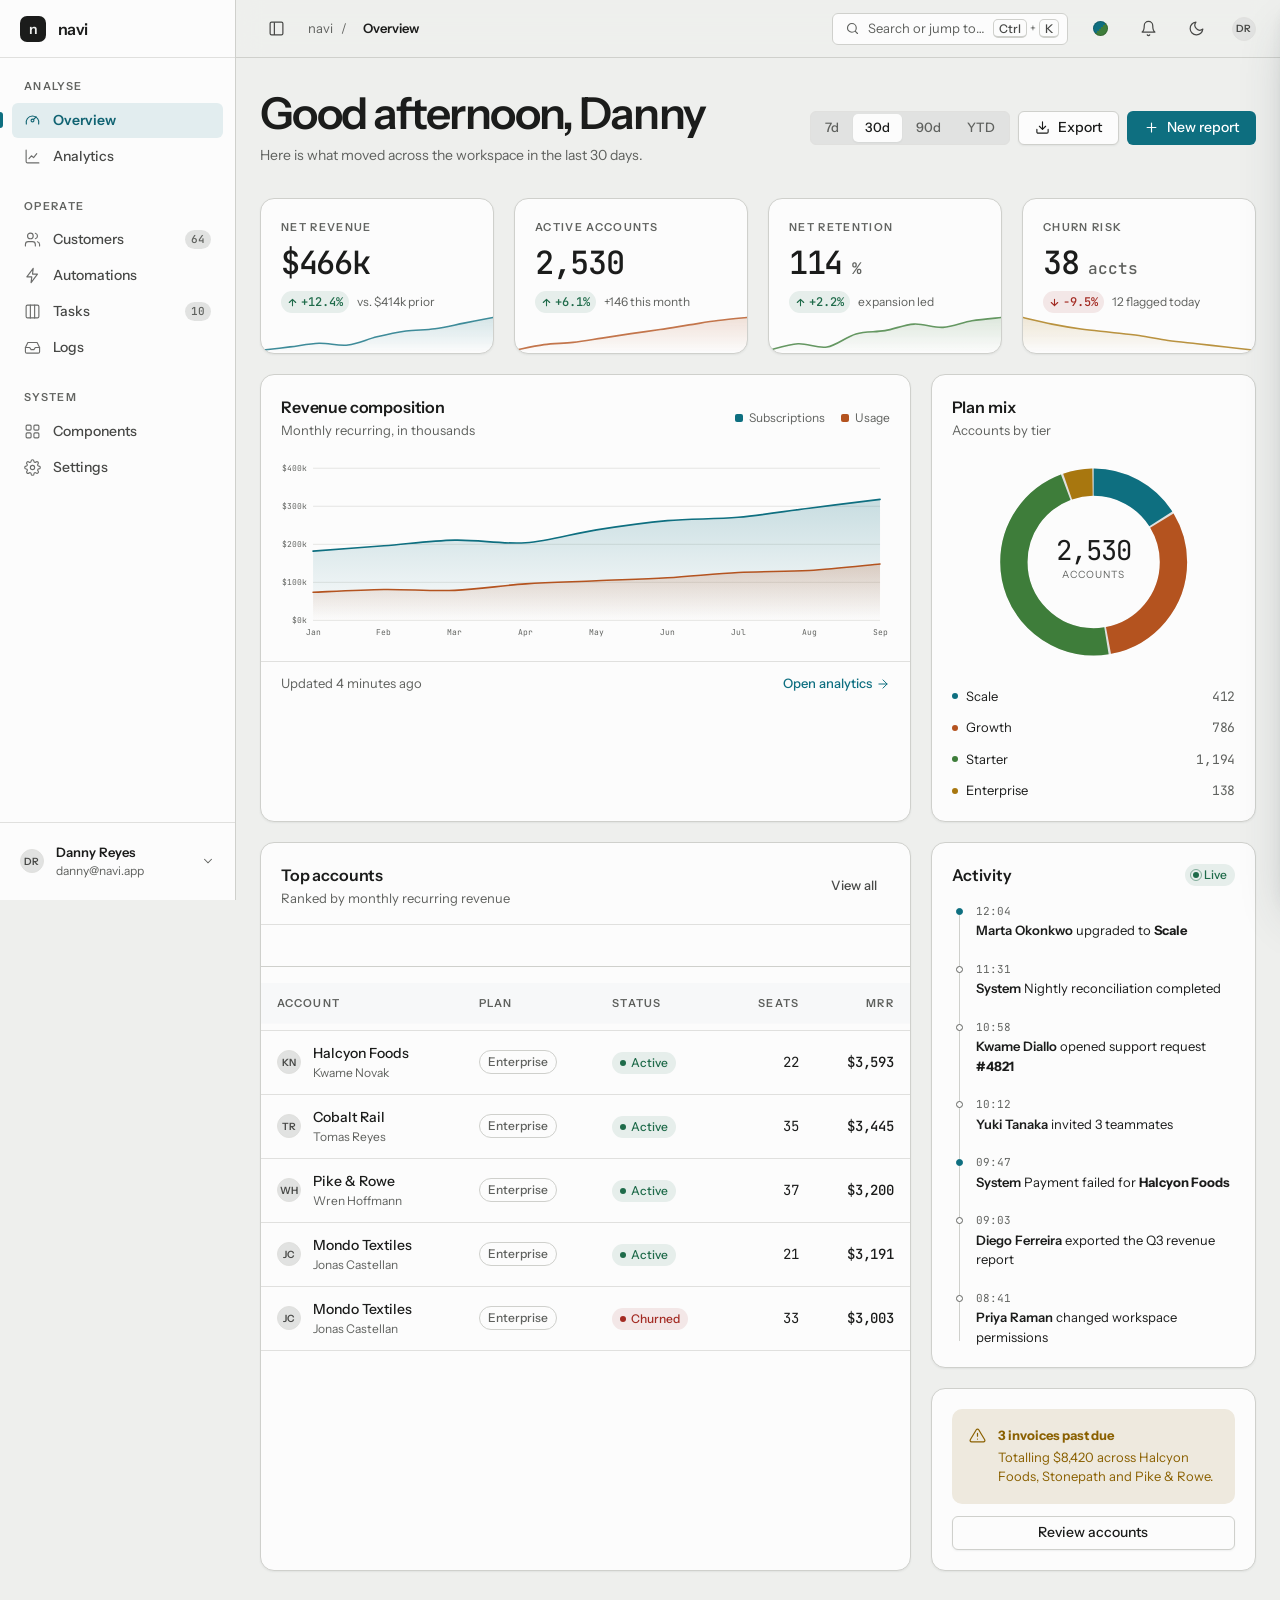
<file: dashboard/index.html>
<!doctype html>
<html lang="en" data-theme="light" data-palette="harbor">
<head>
<meta charset="utf-8">
<meta name="viewport" content="width=device-width, initial-scale=1">
<title>Overview · navi</title>
<link rel="preconnect" href="https://fonts.googleapis.com">
<link rel="preconnect" href="https://fonts.gstatic.com" crossorigin>
<link href="https://fonts.googleapis.com/css2?family=Instrument+Sans:ital,wght@0,400..700;1,400..700&family=JetBrains+Mono:wght@400;500&display=swap" rel="stylesheet">
<link rel="stylesheet" href="assets/styles.css">
<link rel="icon" href="data:image/svg+xml,<svg xmlns='http://www.w3.org/2000/svg' viewBox='0 0 32 32'><rect width='32' height='32' rx='8' fill='%2317160F'/><text x='16' y='23' font-family='Georgia,serif' font-size='19' fill='%23F6F4EF' text-anchor='middle'>n</text></svg>">
</head>
<body>

<div class="app" id="app">

  <!-- ░░ SIDEBAR ░░ -->
  <aside class="sidebar">
    <div class="brand">
      <div class="brand-mark">n</div>
      <div class="brand-name">navi</div>
    </div>
    <nav class="nav" id="nav"></nav>
    <div class="sidebar-foot">
      <button class="user-chip" data-action="notifications">
        <span class="avatar sm">DR</span>
        <span class="user-meta"><b>Danny Reyes</b><span>danny@navi.app</span></span>
        <svg viewBox="0 0 24 24" fill="none" stroke="currentColor" stroke-width="1.8" stroke-linecap="round"
             style="width:14px;height:14px;margin-left:auto;color:var(--faint)"><path d="m6 9 6 6 6-6"/></svg>
      </button>
    </div>
  </aside>

  <!-- ░░ MAIN ░░ -->
  <div class="main">
    <header class="topbar">
      <button class="icon-btn mobile-only" data-action="mobile-nav" aria-label="Open navigation">
        <svg viewBox="0 0 24 24" fill="none" stroke="currentColor" stroke-width="1.8" stroke-linecap="round"><path d="M4 6h16M4 12h16M4 18h16"/></svg>
      </button>
      <button class="icon-btn desktop-only" data-action="collapse" data-tip="Toggle sidebar" aria-label="Toggle sidebar">
        <svg viewBox="0 0 24 24" fill="none" stroke="currentColor" stroke-width="1.7"><rect x="3" y="3" width="18" height="18" rx="2"/><path d="M9 3v18"/></svg>
      </button>

      <nav class="crumbs desktop-only">
        <span class="muted">navi</span>
        <span class="sep">/</span>
        <span class="muted" id="crumb-parent"></span>
        <span class="here" id="crumb-here">Overview</span>
      </nav>

      <div class="grow"></div>

      <button class="searchbtn" data-action="cmdk" id="search-btn">
        <svg viewBox="0 0 24 24" fill="none" stroke="currentColor" stroke-width="1.8" stroke-linecap="round"><circle cx="11" cy="11" r="7"/><path d="m20 20-3.5-3.5"/></svg>
        <span>Search or jump to…</span>
        <span class="keys" id="search-keys" aria-hidden="true"></span>
      </button>

      <button class="icon-btn swatch-btn" id="palette-btn" data-action="palette" data-tip="Colour palette" aria-label="Colour palette">
        <span class="swatch"></span>
      </button>

      <button class="icon-btn has-dot" data-action="notifications" data-tip="Notifications" aria-label="Notifications">
        <svg viewBox="0 0 24 24" fill="none" stroke="currentColor" stroke-width="1.7" stroke-linecap="round" stroke-linejoin="round"><path d="M6 8a6 6 0 1 1 12 0c0 7 3 9 3 9H3s3-2 3-9"/><path d="M10.3 21a1.94 1.94 0 0 0 3.4 0"/></svg>
      </button>

      <button class="icon-btn" id="theme-btn" data-action="theme" data-tip="Theme" aria-label="Toggle theme"></button>

      <span class="avatar sm" style="margin-left:4px">DR</span>
    </header>

    <main class="view" id="view"></main>
  </div>
</div>

<!-- ░░ OVERLAYS ░░ -->
<div class="scrim" id="scrim"></div>
<div class="modal" id="modal" role="dialog" aria-modal="true"></div>
<aside class="drawer" id="drawer" role="dialog" aria-modal="true"></aside>

<div class="cmdk" id="cmdk" role="dialog" aria-modal="true">
  <div class="cmdk-input">
    <svg viewBox="0 0 24 24" fill="none" stroke="currentColor" stroke-width="1.8" stroke-linecap="round"><circle cx="11" cy="11" r="7"/><path d="m20 20-3.5-3.5"/></svg>
    <input id="cmdk-input" placeholder="Type a command or search…" autocomplete="off" spellcheck="false" aria-label="Search commands">
    <span class="keys"><span class="kbd">Esc</span></span>
  </div>
  <div class="cmdk-list" id="cmdk-list"></div>
</div>

<div class="toasts" id="toasts"></div>
<div class="chart-tip" id="chart-tip"></div>

<script type="module" src="assets/app.js"></script>
</body>
</html>
</file>
<file: dashboard/assets/styles.css>
/* ============================================================
   NAVI — admin console design system
   Aesthetic: warm paper + ink, hairline grid, editorial serif
   accents, monospace numerics. Precision over decoration.
   ============================================================ */

/* ---------- 1. TOKENS ---------- */
/* ---------- 1. TOKENS ----------
   A palette is two seeds (--seed / --seed-dark) plus a five-colour chart
   ramp. Every neutral, accent tint and shadow is mixed from those, so a
   new palette is ~8 declarations and nothing else in the file changes.
   ------------------------------------------------------------------ */
:root {
  /* type */
  --font-sans: "Instrument Sans", ui-sans-serif, system-ui, sans-serif;
  --font-mono: "JetBrains Mono", ui-monospace, "SF Mono", monospace;

  /* display face — the UI sans, heavier and tighter */
  --font-display: var(--font-sans);
  --display-weight: 600;
  --display-tracking: -0.035em;

  --text-2xs: 0.6875rem;  /* 11 */
  --text-xs:  0.75rem;    /* 12 */
  --text-sm:  0.8125rem;  /* 13 */
  --text-base:0.875rem;   /* 14 */
  --text-md:  1rem;       /* 16 */
  --text-lg:  1.125rem;   /* 18 */
  --text-xl:  1.5rem;     /* 24 */
  --text-2xl: 2rem;       /* 32 */
  --text-3xl: 2.75rem;    /* 44 */

  /* spacing — 4px base */
  --s1: 4px;  --s2: 8px;  --s3: 12px; --s4: 16px;
  --s5: 20px; --s6: 24px; --s8: 32px; --s10: 40px; --s12: 48px;

  --radius-sm: 6px;
  --radius:    10px;
  --radius-lg: 14px;
  --radius-full: 999px;

  --sidebar-w: 236px;
  --sidebar-w-collapsed: 64px;
  --topbar-h: 58px;

  --ease: cubic-bezier(.32,.72,0,1);
  --dur: 180ms;

  /* ---- default palette: harbor ---- */
  --seed:      #0E6F80;
  --seed-dark: #3FB0C4;
  --tint:      #5E7480;
  --c2: #B4531F; --c3: #3E7D3A; --c4: #A8770F; --c5: #5C5FA6; --c6: #8B949B;

  /* ---- neutrals, mixed from --tint ---- */
  --bg:        color-mix(in srgb, var(--tint)  8%, #FBFAF7);
  --bg-sunken: color-mix(in srgb, var(--tint) 13%, #F4F2EF);
  --surface:   color-mix(in srgb, var(--tint)  2%, #FFFFFF);
  --surface-2: color-mix(in srgb, var(--tint)  5%, #FFFFFF);
  --ink:       color-mix(in srgb, var(--tint) 10%, #131210);
  --ink-2:     color-mix(in srgb, var(--tint) 16%, #43403B);
  --muted:     color-mix(in srgb, var(--tint) 22%, #5F5B54);
  --faint:     color-mix(in srgb, var(--tint) 22%, #635F58);
  --line:      color-mix(in srgb, var(--tint) 16%, #E4E1DB);
  --line-soft: color-mix(in srgb, var(--tint) 10%, #EEECE8);

  /* ---- accent, mixed from --seed ---- */
  --accent:      var(--seed);
  --accent-ink:  #FFFFFF;
  --accent-soft: color-mix(in srgb, var(--accent) 11%, var(--surface));
  --accent-line: color-mix(in srgb, var(--accent) 34%, var(--surface));
  --accent-on-soft: color-mix(in srgb, var(--accent) 86%, var(--ink));

  /* ---- semantic ---- */
  --ok:        #1F6B4A;  --ok-soft:   color-mix(in srgb, var(--ok)   10%, var(--surface));
  --warn:      #8A6000;  --warn-soft: color-mix(in srgb, var(--warn) 12%, var(--surface));
  --bad:       #A32B23;  --bad-soft:  color-mix(in srgb, var(--bad)  10%, var(--surface));
  --info:      #2C5680;  --info-soft: color-mix(in srgb, var(--info) 10%, var(--surface));
  --bad-ink:   #FFFFFF;

  /* ---- charts: series 1 is always the accent ---- */
  --chart-1: var(--accent);
  --chart-2: var(--c2);
  --chart-3: var(--c3);
  --chart-4: var(--c4);
  --chart-5: var(--c5);
  --chart-6: var(--c6);

  /* ---- shadows, tinted to match the neutrals ---- */
  --sh: color-mix(in srgb, var(--tint) 55%, #000000);
  --shadow-sm: 0 1px 2px color-mix(in srgb, var(--sh) 7%, transparent);
  --shadow:    0 2px 4px color-mix(in srgb, var(--sh) 6%, transparent),
               0 8px 20px -8px color-mix(in srgb, var(--sh) 14%, transparent);
  --shadow-lg: 0 8px 16px -6px color-mix(in srgb, var(--sh) 14%, transparent),
               0 24px 48px -12px color-mix(in srgb, var(--sh) 24%, transparent);
}

/* ---------- 1b. PALETTES ----------
   Tell an agent: "use the <name> palette" — it sets data-palette on <html>.
   harbor is the default; the :root block above mirrors it.
   ------------------------------------------------------------------ */
:root[data-palette="ember"] {
  --seed: #C64A26; --seed-dark: #F26B3E; --tint: #8A7654;
  --c2: #35618E; --c3: #2E7D5B; --c4: #A8770F; --c5: #7C5BA6; --c6: #9A9382;
}
:root[data-palette="harbor"] {
  --seed: #0E6F80; --seed-dark: #3FB0C4; --tint: #5E7480;
  --c2: #B4531F; --c3: #3E7D3A; --c4: #A8770F; --c5: #5C5FA6; --c6: #8B949B;
}
:root[data-palette="indigo"] {
  --seed: #3D45A8; --seed-dark: #8288E8; --tint: #6B6E86;
  --c2: #B4531F; --c3: #2E7D5B; --c4: #A8770F; --c5: #0E6F80; --c6: #8E90A0;
}
:root[data-palette="moss"] {
  --seed: #3E6B43; --seed-dark: #6FB277; --tint: #77806B;
  --c2: #35618E; --c3: #B4531F; --c4: #A8770F; --c5: #7C5BA6; --c6: #93998C;
}
:root[data-palette="plum"] {
  --seed: #8E3A63; --seed-dark: #D97BA8; --tint: #7E6B78;
  --c2: #35618E; --c3: #2E7D5B; --c4: #A8770F; --c5: #0E6F80; --c6: #9B8F98;
}
:root[data-palette="graphite"] {
  --seed: #26251F; --seed-dark: #EDEAE0; --tint: #79766E;
  --c2: #35618E; --c3: #2E7D5B; --c4: #A8770F; --c5: #B4531F; --c6: #9A9790;
}

/* ---------- 1c. DARK ---------- */
[data-theme="dark"] {
  --bg:        color-mix(in srgb, var(--tint)  7%, #0D0D0C);
  --bg-sunken: color-mix(in srgb, var(--tint)  4%, #070706);
  --surface:   color-mix(in srgb, var(--tint)  8%, #151513);
  --surface-2: color-mix(in srgb, var(--tint) 11%, #1A1A18);
  --ink:       color-mix(in srgb, var(--tint)  8%, #F5F3EC);
  --ink-2:     color-mix(in srgb, var(--tint) 16%, #DCD8CE);
  --muted:     color-mix(in srgb, var(--tint) 30%, #A5A096);
  --faint:     color-mix(in srgb, var(--tint) 26%, #9B968B);
  --line:      color-mix(in srgb, var(--tint) 14%, #282725);
  --line-soft: color-mix(in srgb, var(--tint)  9%, #201F1D);

  --accent:      var(--seed-dark);
  --accent-ink:  color-mix(in srgb, var(--accent) 16%, #0A0A09);
  --accent-soft: color-mix(in srgb, var(--accent) 16%, var(--surface));
  --accent-line: color-mix(in srgb, var(--accent) 32%, var(--surface));

  --ok:        #5FC79A;  --ok-soft:   color-mix(in srgb, var(--ok)   14%, var(--surface));
  --warn:      #E0B052;  --warn-soft: color-mix(in srgb, var(--warn) 14%, var(--surface));
  --bad:       #F08A78;  --bad-soft:  color-mix(in srgb, var(--bad)  14%, var(--surface));
  --info:      #82B4E4;  --info-soft: color-mix(in srgb, var(--info) 14%, var(--surface));
  --bad-ink:   color-mix(in srgb, var(--bad) 18%, #0A0A09);

  --chart-2: color-mix(in srgb, var(--c2) 58%, #EFEDE6);
  --chart-3: color-mix(in srgb, var(--c3) 58%, #EFEDE6);
  --chart-4: color-mix(in srgb, var(--c4) 62%, #EFEDE6);
  --chart-5: color-mix(in srgb, var(--c5) 55%, #EFEDE6);
  --chart-6: color-mix(in srgb, var(--c6) 55%, #23221F);

  --sh: #000000;
  --shadow-sm: 0 1px 2px color-mix(in srgb, var(--sh) 40%, transparent);
  --shadow:    0 2px 4px color-mix(in srgb, var(--sh) 30%, transparent),
               0 8px 20px -8px color-mix(in srgb, var(--sh) 60%, transparent);
  --shadow-lg: 0 8px 16px -6px color-mix(in srgb, var(--sh) 50%, transparent),
               0 24px 48px -12px color-mix(in srgb, var(--sh) 70%, transparent);
}

/* ---------- 2. RESET ---------- */
*, *::before, *::after { box-sizing: border-box; }
* { margin: 0; }
html { -webkit-text-size-adjust: 100%; }
body {
  font-family: var(--font-sans);
  font-size: var(--text-base);
  line-height: 1.5;
  color: var(--ink);
  background: var(--bg);
  -webkit-font-smoothing: antialiased;
  text-rendering: optimizeLegibility;
}
button, input, select, textarea { font: inherit; color: inherit; }
button { background: none; border: 0; cursor: pointer; }
a { color: inherit; text-decoration: none; }
svg { display: block; }
[hidden] { display: none !important; }
ul, ol { list-style: none; padding: 0; }
:focus-visible { outline: 2px solid var(--accent); outline-offset: 2px; border-radius: 4px; }

/* scrollbars */
* { scrollbar-width: thin; scrollbar-color: var(--line) transparent; }
*::-webkit-scrollbar { width: 10px; height: 10px; }
*::-webkit-scrollbar-thumb { background: var(--line); border-radius: 99px; border: 3px solid transparent; background-clip: content-box; }
*::-webkit-scrollbar-thumb:hover { background: var(--faint); background-clip: content-box; }

/* ---------- 3. PRIMITIVES ---------- */
.ico14 { width: 14px; height: 14px; flex-shrink: 0; }
.ico16 { width: 16px; height: 16px; flex-shrink: 0; }
.ico20 { width: 20px; height: 20px; flex-shrink: 0; }
.num { font-family: var(--font-mono); font-feature-settings: "tnum" 1; letter-spacing: -0.02em; }
.serif, .display {
  font-family: var(--font-display);
  font-weight: var(--display-weight);
  letter-spacing: var(--display-tracking);
}
.eyebrow {
  font-size: var(--text-2xs); font-weight: 600; letter-spacing: .12em;
  text-transform: uppercase; color: var(--faint);
}
.muted { color: var(--muted); }
.stack { display: flex; flex-direction: column; }
.row { display: flex; align-items: center; }
.gap1{gap:var(--s1)}.gap2{gap:var(--s2)}.gap3{gap:var(--s3)}.gap4{gap:var(--s4)}
.gap5{gap:var(--s5)}.gap6{gap:var(--s6)}.gap8{gap:var(--s8)}
.spread { justify-content: space-between; }
.grow { flex: 1; }
.wrap { flex-wrap: wrap; }

/* ---------- 4. APP SHELL ---------- */
.app { display: flex; min-height: 100vh; }

.sidebar {
  position: fixed; inset: 0 auto 0 0; z-index: 40;
  width: var(--sidebar-w);
  display: flex; flex-direction: column;
  background: var(--surface);
  border-right: 1px solid var(--line);
  transition: width var(--dur) var(--ease), transform var(--dur) var(--ease);
}
.app.collapsed .sidebar { width: var(--sidebar-w-collapsed); }

.brand {
  display: flex; align-items: center; gap: var(--s3);
  height: var(--topbar-h); padding: 0 var(--s5);
  border-bottom: 1px solid var(--line-soft);
  flex-shrink: 0;
}
.brand-mark {
  width: 26px; height: 26px; flex-shrink: 0; border-radius: 7px;
  background: var(--ink); color: var(--bg);
  display: grid; place-items: center;
  font-family: var(--font-display); font-weight: var(--display-weight);
  font-size: 14px; line-height: 1;
}
.brand-name {
  font-family: var(--font-display); font-weight: var(--display-weight);
  font-size: var(--text-md); letter-spacing: var(--display-tracking);
  white-space: nowrap;
}
.brand-name sup {
  font-family: var(--font-mono); font-size: 9px; color: var(--muted);
  vertical-align: super; margin-left: 4px; letter-spacing: 0;
}

.nav { flex: 1; overflow-y: auto; padding: var(--s5) var(--s3); }
.nav-group + .nav-group { margin-top: var(--s6); }
.nav-label { padding: 0 var(--s3) var(--s2); }
.app.collapsed .nav-label { opacity: 0; height: 12px; overflow: hidden; }

.nav-item {
  display: flex; align-items: center; gap: var(--s3);
  width: 100%; padding: 7px var(--s3); border-radius: var(--radius-sm);
  color: var(--ink-2); font-size: var(--text-base); font-weight: 500;
  white-space: nowrap; position: relative;
  transition: background var(--dur) var(--ease), color var(--dur) var(--ease);
}
.nav-item + .nav-item { margin-top: 1px; }
.nav-item svg { width: 17px; height: 17px; flex-shrink: 0; stroke-width: 1.6; opacity: .8; }
.nav-item:hover { background: var(--bg-sunken); color: var(--ink); }
.nav-item.active { background: var(--accent-soft); color: var(--accent-on-soft); font-weight: 600; }
.nav-item.active svg { opacity: 1; }
.nav-item.active::before {
  content: ""; position: absolute; left: -12px; top: 50%; translate: 0 -50%;
  width: 3px; height: 16px; border-radius: 0 3px 3px 0; background: var(--accent);
}
.nav-item .label { transition: opacity var(--dur) var(--ease); }
.app.collapsed .nav-item .label,
.app.collapsed .nav-item .pill { opacity: 0; pointer-events: none; }
.nav-item .pill {
  margin-left: auto; font-family: var(--font-mono); font-size: var(--text-2xs);
  padding: 1px 6px; border-radius: var(--radius-full);
  background: var(--bg-sunken); color: var(--muted);
}
.nav-item.active .pill { background: var(--accent); color: var(--accent-ink); }

.sidebar-foot { padding: var(--s3); border-top: 1px solid var(--line-soft); }
.user-chip {
  display: flex; align-items: center; gap: var(--s3); width: 100%;
  padding: var(--s2); border-radius: var(--radius-sm); text-align: left;
  transition: background var(--dur) var(--ease);
}
.user-chip:hover { background: var(--bg-sunken); }
.user-meta { min-width: 0; }
.user-meta b { display: block; font-size: var(--text-sm); font-weight: 600; }
.user-meta span { display: block; font-size: var(--text-xs); color: var(--muted);
  overflow: hidden; text-overflow: ellipsis; white-space: nowrap; }
.app.collapsed .user-meta, .app.collapsed .user-chip svg:last-child { display: none; }

/* main column */
.main {
  flex: 1; min-width: 0;
  margin-left: var(--sidebar-w);
  transition: margin var(--dur) var(--ease);
}
.app.collapsed .main { margin-left: var(--sidebar-w-collapsed); }

.topbar {
  position: sticky; top: 0; z-index: 30;
  height: var(--topbar-h);
  display: flex; align-items: center; gap: var(--s4);
  padding: 0 var(--s6);
  background: color-mix(in srgb, var(--bg) 88%, transparent);
  backdrop-filter: blur(12px) saturate(1.4);
  border-bottom: 1px solid var(--line);
}
.crumbs { display: flex; align-items: center; gap: var(--s2); font-size: var(--text-sm); }
.crumbs .sep { color: var(--faint); }
.crumbs .here { font-weight: 600; }

.searchbtn {
  display: flex; align-items: center; gap: var(--s2);
  height: 32px; padding: 0 var(--s2) 0 var(--s3); min-width: 210px;
  border: 1px solid var(--line); border-radius: var(--radius-sm);
  background: var(--surface); color: var(--muted); font-size: var(--text-sm);
  transition: border-color var(--dur) var(--ease), box-shadow var(--dur) var(--ease);
}
.searchbtn:hover { border-color: var(--faint); }
.searchbtn svg { width: 15px; height: 15px; }
.kbd {
  display: inline-grid; place-items: center;
  font-family: var(--font-sans); font-size: var(--text-xs); font-weight: 500;
  min-width: 20px; height: 19px; padding: 0 5px;
  border-radius: 5px; border: 1px solid var(--line); border-bottom-width: 2px;
  background: var(--surface); color: var(--ink-2);
}
.keys { display: inline-flex; align-items: center; gap: 3px; }
.keys .sep { color: var(--faint); font-size: var(--text-2xs); }
.searchbtn .kbd { margin-left: auto; }

.icon-btn {
  display: grid; place-items: center; width: 32px; height: 32px;
  border-radius: var(--radius-sm); color: var(--ink-2);
  transition: background var(--dur) var(--ease), color var(--dur) var(--ease);
}
.icon-btn:hover { background: var(--bg-sunken); color: var(--ink); }
.icon-btn svg { width: 17px; height: 17px; stroke-width: 1.7; }
.icon-btn.has-dot { position: relative; }
.icon-btn.has-dot::after {
  content: ""; position: absolute; top: 6px; right: 7px;
  width: 6px; height: 6px; border-radius: 99px; background: var(--accent);
  box-shadow: 0 0 0 2px var(--bg);
}

.view { padding: var(--s8) var(--s6) var(--s12); max-width: 1440px; }

/* page header */
.page-head { margin-bottom: var(--s8); }
.page-title {
  font-family: var(--font-display); font-weight: var(--display-weight);
  font-size: var(--text-3xl); line-height: 1.06;
  letter-spacing: var(--display-tracking);
}
.page-sub { color: var(--muted); margin-top: var(--s2); max-width: 62ch; }

/* ---------- 5. BUTTONS ---------- */
.btn {
  display: inline-flex; align-items: center; justify-content: center; gap: var(--s2);
  height: 34px; padding: 0 var(--s4); border-radius: var(--radius-sm);
  font-size: var(--text-base); font-weight: 500; white-space: nowrap;
  border: 1px solid transparent;
  transition: background var(--dur) var(--ease), border-color var(--dur) var(--ease),
              color var(--dur) var(--ease), transform 80ms var(--ease);
}
.btn:active { transform: translateY(1px); }
.btn svg { width: 15px; height: 15px; stroke-width: 1.8; }
.btn-primary { background: var(--accent); color: var(--accent-ink); }
.btn-primary:hover { background: color-mix(in srgb, var(--accent) 88%, black); }
.btn-default { background: var(--surface); border-color: var(--line); color: var(--ink); box-shadow: var(--shadow-sm); }
.btn-default:hover { border-color: var(--faint); background: var(--surface-2); }
.btn-ghost { color: var(--ink-2); }
.btn-ghost:hover { background: var(--bg-sunken); color: var(--ink); }
.btn-danger { background: var(--bad); color: var(--bad-ink); }
.btn-danger:hover { background: color-mix(in srgb, var(--bad) 88%, black); }
.btn-sm { height: 28px; padding: 0 var(--s3); font-size: var(--text-sm); }
.btn-lg { height: 40px; padding: 0 var(--s5); }
.btn:disabled { opacity: .68; pointer-events: none; cursor: not-allowed; }
.btn-icon { width: 34px; padding: 0; }

.seg {
  display: inline-flex; padding: 2px; gap: 2px;
  background: var(--bg-sunken); border-radius: var(--radius-sm);
  border: 1px solid var(--line-soft);
}
.seg button {
  padding: 4px var(--s3); border-radius: 5px; font-size: var(--text-sm);
  font-weight: 500; color: var(--muted);
  transition: background var(--dur) var(--ease), color var(--dur) var(--ease);
}
.seg button:hover { color: var(--ink); }
.seg button.on { background: var(--surface); color: var(--ink); box-shadow: var(--shadow-sm); }

/* ---------- 6. SURFACES ---------- */
.card {
  background: var(--surface);
  border: 1px solid var(--line);
  border-radius: var(--radius-lg);
  box-shadow: var(--shadow-sm);
}
.card-head {
  display: flex; align-items: center; justify-content: space-between; gap: var(--s4);
  padding: var(--s5) var(--s5) var(--s4);
}
.card-head h3 { font-size: var(--text-md); font-weight: 600; letter-spacing: -0.01em; }
.card-head p { font-size: var(--text-sm); color: var(--muted); margin-top: 2px; }
.card-body { padding: 0 var(--s5) var(--s5); }
.card-foot {
  padding: var(--s3) var(--s5); border-top: 1px solid var(--line-soft);
  display: flex; align-items: center; justify-content: space-between; gap: var(--s3);
  font-size: var(--text-sm); color: var(--muted);
}
.card-pad { padding: var(--s5); }

.grid { display: grid; gap: var(--s5); }
.g2 { grid-template-columns: repeat(2, minmax(0,1fr)); }
.g3 { grid-template-columns: repeat(3, minmax(0,1fr)); }
.g4 { grid-template-columns: repeat(4, minmax(0,1fr)); }
.g-2-1 { grid-template-columns: 2fr 1fr; }
.g-1-2 { grid-template-columns: 1fr 2fr; }
.span2 { grid-column: span 2; }

/* ---------- 7. STAT TILE ---------- */
.stat { position: relative; overflow: hidden; padding: var(--s5); }
.stat-label { display: flex; align-items: center; gap: var(--s2); }
.stat-value {
  font-family: var(--font-mono); font-size: var(--text-2xl); font-weight: 500;
  letter-spacing: -0.04em; margin-top: var(--s3); line-height: 1;
}
.stat-value small { font-size: var(--text-md); color: var(--muted); letter-spacing: 0; }
.stat-foot { display: flex; align-items: center; gap: var(--s2); margin-top: var(--s3); font-size: var(--text-sm); }
.delta { display: inline-flex; align-items: center; gap: 3px; font-family: var(--font-mono);
  font-size: var(--text-xs); font-weight: 500; padding: 2px 6px; border-radius: var(--radius-full); }
.delta.up { background: var(--ok-soft); color: var(--ok); }
.delta.down { background: var(--bad-soft); color: var(--bad); }
.delta.flat { background: var(--bg-sunken); color: var(--muted); }
.delta svg { width: 11px; height: 11px; stroke-width: 2.4; }
.stat-spark { position: absolute; left: 0; right: 0; bottom: 0; height: 40px;
  opacity: .8; pointer-events: none; }
.stat { padding-bottom: var(--s10); }

/* ---------- 8. BADGES / STATUS ---------- */
.badge {
  display: inline-flex; align-items: center; gap: 5px;
  padding: 2px var(--s2); border-radius: var(--radius-full);
  font-size: var(--text-xs); font-weight: 500; white-space: nowrap;
  background: var(--bg-sunken); color: var(--ink-2);
}
.badge.ok   { background: var(--ok-soft);   color: var(--ok); }
.badge.warn { background: var(--warn-soft); color: var(--warn); }
.badge.bad  { background: var(--bad-soft);  color: var(--bad); }
.badge.info { background: var(--info-soft); color: var(--info); }
.badge.accent { background: var(--accent-soft); color: var(--accent-on-soft); }
.badge.outline { background: transparent; border: 1px solid var(--line); color: var(--muted); }
.dot { width: 6px; height: 6px; border-radius: 99px; background: currentColor; flex-shrink: 0; }
.dot.pulse { position: relative; }
.dot.pulse::after {
  content: ""; position: absolute; inset: -3px; border-radius: 99px;
  border: 1px solid currentColor; opacity: .5; animation: ping 2s var(--ease) infinite;
}
@keyframes ping { 0%{transform:scale(.6);opacity:.7} 100%{transform:scale(1.5);opacity:0} }

.avatar {
  width: 30px; height: 30px; border-radius: 99px; flex-shrink: 0;
  display: grid; place-items: center;
  font-size: var(--text-xs); font-weight: 600; letter-spacing: .01em;
  background: var(--bg-sunken); color: var(--ink-2);
  border: 1px solid var(--line-soft);
}
.avatar.sm { width: 24px; height: 24px; font-size: 10px; }
.avatar.lg { width: 44px; height: 44px; font-size: var(--text-base); }
.avatar-stack { display: flex; }
.avatar-stack .avatar + .avatar { margin-left: -8px; }
.avatar-stack .avatar { border: 2px solid var(--surface); }

/* ---------- 9. TABLE ---------- */
.table-wrap { overflow-x: auto; }
table.tbl { width: 100%; border-collapse: collapse; font-size: var(--text-base); }
.tbl thead th {
  position: sticky; top: var(--topbar-h); z-index: 5;
  text-align: left; font-size: var(--text-2xs); font-weight: 600;
  letter-spacing: .1em; text-transform: uppercase; color: var(--muted);
  padding: var(--s3) var(--s4); background: var(--surface-2);
  border-top: 1px solid var(--line-soft); border-bottom: 1px solid var(--line);
  white-space: nowrap;
}
.tbl thead th.sortable { cursor: pointer; user-select: none; }
.tbl thead th.sortable:hover { color: var(--ink-2); }
.tbl thead th .sort { display: inline-block; width: 10px; margin-left: 4px; color: var(--faint); }
.tbl thead th.sorted { color: var(--ink); }
.tbl thead th.sorted .sort { color: var(--accent-on-soft); }
.tbl tbody td { padding: var(--s3) var(--s4); border-bottom: 1px solid var(--line-soft); vertical-align: middle; }
.tbl tbody tr { transition: background 120ms var(--ease); }
.tbl tbody tr:hover { background: var(--surface-2); }
.tbl tbody tr.selected { background: var(--accent-soft); }
.tbl .r { text-align: right; }
.tbl .c { text-align: center; }
.tbl .nowrap { white-space: nowrap; }
.cell-primary { font-weight: 500; }
.cell-sub { font-size: var(--text-xs); color: var(--muted); }

.toolbar {
  display: flex; align-items: center; gap: var(--s3); flex-wrap: wrap;
  padding: var(--s4) var(--s5);
}
.bulkbar {
  display: flex; align-items: center; gap: var(--s3);
  padding: var(--s3) var(--s5); background: var(--accent-soft);
  border-bottom: 1px solid var(--accent-line); font-size: var(--text-sm);
  color: var(--accent); font-weight: 500;
}

.pagination { display: flex; align-items: center; gap: var(--s1); }
.pagination button {
  min-width: 28px; height: 28px; padding: 0 var(--s2); border-radius: var(--radius-sm);
  font-family: var(--font-mono); font-size: var(--text-sm); color: var(--muted);
  transition: background var(--dur) var(--ease), color var(--dur) var(--ease);
}
.pagination button:hover:not(:disabled) { background: var(--bg-sunken); color: var(--ink); }
.pagination button.on { background: var(--ink); color: var(--bg); }
.pagination button:disabled { color: var(--faint); cursor: not-allowed; }

/* ---------- 10. FORMS ---------- */
.field { display: flex; flex-direction: column; gap: 6px; }
.field > label { font-size: var(--text-sm); font-weight: 500; }
.field .hint { font-size: var(--text-xs); color: var(--muted); }
.field .err { font-size: var(--text-xs); color: var(--bad); }

.input, .select, .textarea {
  width: 100%; height: 34px; padding: 0 var(--s3);
  background: var(--surface); color: var(--ink);
  border: 1px solid var(--line); border-radius: var(--radius-sm);
  font-size: var(--text-base);
  transition: border-color var(--dur) var(--ease), box-shadow var(--dur) var(--ease);
}
.textarea { height: auto; padding: var(--s3); resize: vertical; min-height: 88px; line-height: 1.55; }
.input::placeholder, .textarea::placeholder { color: var(--faint); }
.input:hover, .select:hover, .textarea:hover { border-color: var(--faint); }
.input:focus, .select:focus, .textarea:focus {
  outline: none; border-color: var(--accent);
  box-shadow: 0 0 0 3px color-mix(in srgb, var(--accent) 16%, transparent);
}
.input.invalid { border-color: var(--bad); }
.select {
  appearance: none; padding-right: var(--s8);
  background-image: url("data:image/svg+xml,%3Csvg xmlns='http://www.w3.org/2000/svg' width='12' height='12' viewBox='0 0 24 24' fill='none' stroke='%237A766A' stroke-width='2.4' stroke-linecap='round'%3E%3Cpath d='m6 9 6 6 6-6'/%3E%3C/svg%3E");
  background-repeat: no-repeat; background-position: right 11px center;
}
.input-group { position: relative; display: flex; align-items: center; }
.input-group svg { position: absolute; left: 10px; width: 15px; height: 15px; color: var(--faint); pointer-events: none; }
.input-group .input { padding-left: 32px; }
.input-affix {
  display: flex; align-items: center; border: 1px solid var(--line);
  border-radius: var(--radius-sm); background: var(--surface); overflow: hidden;
}
.input-affix span {
  padding: 0 var(--s3); height: 32px; display: grid; place-items: center;
  background: var(--bg-sunken); color: var(--muted); font-size: var(--text-sm);
  border-right: 1px solid var(--line);
}
.input-affix .input { border: 0; height: 32px; }
.input-affix .input:focus { box-shadow: none; }
.input-affix:focus-within { border-color: var(--accent); box-shadow: 0 0 0 3px color-mix(in srgb, var(--accent) 16%, transparent); }

.check { display: inline-flex; align-items: flex-start; gap: var(--s3); cursor: pointer; }
.check input { position: absolute; opacity: 0; width: 0; height: 0; }
.check .box {
  width: 16px; height: 16px; margin-top: 2px; flex-shrink: 0;
  border: 1.5px solid var(--faint); border-radius: 4px; background: var(--surface);
  display: grid; place-items: center;
  transition: all var(--dur) var(--ease);
}
.check .box svg { width: 11px; height: 11px; color: var(--accent-ink); opacity: 0; stroke-width: 3; }
.check input:checked + .box { background: var(--accent); border-color: var(--accent); }
.check input:checked + .box svg { opacity: 1; }
.check input:focus-visible + .box { box-shadow: 0 0 0 3px color-mix(in srgb, var(--accent) 22%, transparent); }
.check.radio .box { border-radius: 99px; }
.check.radio .box svg { display: none; }
.check.radio input:checked + .box { border-width: 5px; background: var(--surface); border-color: var(--accent); }

.switch { display: inline-flex; align-items: center; gap: var(--s3); cursor: pointer; }
.switch input { position: absolute; opacity: 0; width: 0; height: 0; }
.switch .track {
  /* display:flex matters — an inline span would give the thumb no box */
  display: flex; align-items: center;
  width: 36px; height: 21px; padding: 2px; flex-shrink: 0;
  border-radius: 99px;
  background: color-mix(in srgb, var(--ink) 10%, var(--bg-sunken));
  box-shadow: inset 0 0 0 1px color-mix(in srgb, var(--ink) 8%, var(--line));
  transition: background var(--dur) var(--ease), box-shadow var(--dur) var(--ease);
}
.switch .thumb {
  display: block; width: 17px; height: 17px; border-radius: 99px;
  background: var(--surface);
  box-shadow: 0 1px 2px rgba(23,22,15,.30), 0 0 0 1px rgba(23,22,15,.16);
  transition: transform 220ms var(--ease), width 140ms var(--ease);
}
.switch input:checked + .track {
  background: var(--accent);
  box-shadow: inset 0 0 0 1px color-mix(in srgb, var(--accent) 80%, black);
}
.switch input:checked + .track .thumb { transform: translateX(15px); }
/* squish on press, like a physical switch */
.switch:active .thumb { width: 21px; }
.switch input:checked:active + .track .thumb { transform: translateX(11px); }
.switch input:focus-visible + .track {
  box-shadow: inset 0 0 0 1px var(--accent), 0 0 0 3px color-mix(in srgb, var(--accent) 24%, transparent);
}
.switch input:disabled + .track { opacity: .45; }
.switch:has(input:disabled) { cursor: not-allowed; }

.switch.sm .track { width: 30px; height: 18px; }
.switch.sm .thumb { width: 14px; height: 14px; }
.switch.sm input:checked + .track .thumb { transform: translateX(12px); }
.switch.sm:active .thumb { width: 17px; }
.switch.sm input:checked:active + .track .thumb { transform: translateX(9px); }

[data-theme="dark"] .switch .thumb {
  background: #F3F1EA;
  box-shadow: 0 1px 3px rgba(0,0,0,.55), 0 0 0 1px rgba(0,0,0,.35);
}

.form-row {
  display: grid; grid-template-columns: 240px 1fr; gap: var(--s8);
  padding: var(--s6) 0; border-bottom: 1px solid var(--line-soft);
}
.form-row:last-child { border-bottom: 0; }
.form-row h4 { font-size: var(--text-base); font-weight: 600; }
.form-row .desc { font-size: var(--text-sm); color: var(--muted); margin-top: 3px; }

/* ---------- 11. TABS ---------- */
.tabs { display: flex; gap: var(--s5); border-bottom: 1px solid var(--line); }
.tabs button {
  position: relative; padding: var(--s3) 0; font-size: var(--text-base);
  font-weight: 500; color: var(--muted);
  transition: color var(--dur) var(--ease);
}
.tabs button:hover { color: var(--ink); }
.tabs button.on { color: var(--ink); font-weight: 600; }
.tabs button.on::after {
  content: ""; position: absolute; left: 0; right: 0; bottom: -1px;
  height: 2px; background: var(--accent); border-radius: 2px 2px 0 0;
}

/* ---------- 12. LISTS / TIMELINE ---------- */
.list-item {
  display: flex; align-items: center; gap: var(--s3);
  padding: var(--s3) var(--s5);
  border-bottom: 1px solid var(--line-soft);
  transition: background 120ms var(--ease);
}
.list-item:last-child { border-bottom: 0; }
.list-item:hover { background: var(--surface-2); }

.timeline { position: relative; padding-left: var(--s6); }
.timeline::before {
  content: ""; position: absolute; left: 7px; top: 6px; bottom: 6px;
  width: 1px; background: var(--line);
}
.tl-item { position: relative; padding-bottom: var(--s5); }
.tl-item:last-child { padding-bottom: 0; }
.tl-item::before {
  content: ""; position: absolute; left: calc(-1 * var(--s6) + 4px); top: 5px;
  width: 7px; height: 7px; border-radius: 99px;
  background: var(--surface); border: 1.5px solid var(--faint);
}
.tl-item.accent::before { border-color: var(--accent); background: var(--accent); }
.tl-time { font-family: var(--font-mono); font-size: var(--text-2xs); color: var(--faint); }

/* meter */
.meter { height: 6px; border-radius: 99px; background: var(--bg-sunken); overflow: hidden; }
.meter > i { display: block; height: 100%; border-radius: 99px; background: var(--accent);
  transition: width 600ms var(--ease); }

/* ---------- 13. BOARD (kanban) ---------- */
.board { display: grid; grid-template-columns: repeat(4, minmax(260px,1fr)); gap: var(--s4); align-items: start; }
.board-col { background: var(--bg-sunken); border: 1px solid var(--line-soft); border-radius: var(--radius-lg); padding: var(--s3); }
.board-col-head { display: flex; align-items: center; gap: var(--s2); padding: var(--s2) var(--s2) var(--s3); }
.board-col-head .count { font-family: var(--font-mono); font-size: var(--text-xs); color: var(--muted); }
.board-card {
  background: var(--surface); border: 1px solid var(--line); border-radius: var(--radius);
  padding: var(--s3) var(--s4); box-shadow: var(--shadow-sm); cursor: grab;
  transition: box-shadow var(--dur) var(--ease), transform var(--dur) var(--ease), border-color var(--dur) var(--ease);
}
.board-card + .board-card { margin-top: var(--s2); }
.board-card:hover { box-shadow: var(--shadow); transform: translateY(-1px); border-color: var(--faint); }
.board-card.dragging { opacity: .4; }
.board-col.drop-target { border-color: var(--accent-line); background: var(--accent-soft); }
.board-card h4 { font-size: var(--text-base); font-weight: 500; line-height: 1.4; }

/* ---------- 14. OVERLAYS ---------- */
.scrim {
  position: fixed; inset: 0; z-index: 50;
  background: color-mix(in srgb, var(--bg-sunken) 72%, transparent);
  backdrop-filter: blur(3px);
  opacity: 0; pointer-events: none; transition: opacity var(--dur) var(--ease);
}
.scrim.on { opacity: 1; pointer-events: auto; }

.modal {
  position: fixed; z-index: 60; left: 50%; top: 50%;
  translate: -50% -50%;
  width: min(520px, calc(100vw - 32px));
  background: var(--surface); border: 1px solid var(--line);
  border-radius: var(--radius-lg); box-shadow: var(--shadow-lg);
  opacity: 0; scale: .97; pointer-events: none;
  transition: opacity var(--dur) var(--ease), scale var(--dur) var(--ease);
}
.modal.on { opacity: 1; scale: 1; pointer-events: auto; }
.modal-head { padding: var(--s5) var(--s5) var(--s3); }
.modal-head h3 { font-family: var(--font-display); font-weight: var(--display-weight);
  font-size: var(--text-xl); letter-spacing: var(--display-tracking); }
.modal-body { padding: 0 var(--s5) var(--s5); color: var(--ink-2); }
.modal-foot { display: flex; justify-content: flex-end; gap: var(--s2);
  padding: var(--s4) var(--s5); border-top: 1px solid var(--line-soft); background: var(--surface-2);
  border-radius: 0 0 var(--radius-lg) var(--radius-lg); }

.drawer {
  position: fixed; z-index: 60; inset: 0 0 0 auto;
  width: min(460px, 100vw); background: var(--surface);
  border-left: 1px solid var(--line); box-shadow: var(--shadow-lg);
  transform: translateX(100%); transition: transform 240ms var(--ease);
  display: flex; flex-direction: column;
}
.drawer.on { transform: none; }
.drawer-head { display: flex; align-items: flex-start; justify-content: space-between;
  gap: var(--s4); padding: var(--s5); border-bottom: 1px solid var(--line-soft); }
.drawer-body { flex: 1; overflow-y: auto; padding: var(--s5); }
.drawer-foot { padding: var(--s4) var(--s5); border-top: 1px solid var(--line-soft);
  display: flex; gap: var(--s2); justify-content: flex-end; background: var(--surface-2); }

/* command palette */
.cmdk {
  position: fixed; z-index: 70; left: 50%; top: 14vh; translate: -50% 0;
  width: min(560px, calc(100vw - 32px));
  background: var(--surface); border: 1px solid var(--line);
  border-radius: var(--radius-lg); box-shadow: var(--shadow-lg); overflow: hidden;
  opacity: 0; scale: .98; pointer-events: none;
  transition: opacity 140ms var(--ease), scale 140ms var(--ease);
}
.cmdk.on { opacity: 1; scale: 1; pointer-events: auto; }
.cmdk-input { display: flex; align-items: center; gap: var(--s3); padding: var(--s4) var(--s5);
  border-bottom: 1px solid var(--line-soft); }
.cmdk-input svg { width: 17px; height: 17px; color: var(--faint); }
.cmdk-input input { flex: 1; border: 0; background: none; outline: none; font-size: var(--text-md); }
.cmdk-input input::placeholder { color: var(--faint); }
.cmdk-list { max-height: 320px; overflow-y: auto; padding: var(--s2); }
.cmdk-item {
  display: flex; align-items: center; gap: var(--s3); width: 100%;
  padding: var(--s2) var(--s3); border-radius: var(--radius-sm);
  font-size: var(--text-base); color: var(--ink-2); text-align: left;
}
.cmdk-item svg { width: 16px; height: 16px; opacity: .7; }
.cmdk-item .kbd { margin-left: auto; }
.cmdk-item.cursor { background: var(--accent-soft); color: var(--accent-on-soft); }
.cmdk-empty { padding: var(--s8); text-align: center; color: var(--muted); font-size: var(--text-sm); }

/* toasts */
.toasts { position: fixed; z-index: 80; right: var(--s5); bottom: var(--s5);
  display: flex; flex-direction: column-reverse; gap: var(--s2); pointer-events: none; }
.toast {
  display: flex; align-items: flex-start; gap: var(--s3);
  min-width: 280px; max-width: 360px; padding: var(--s3) var(--s4);
  background: var(--surface); border: 1px solid var(--line); border-left: 3px solid var(--accent);
  border-radius: var(--radius); box-shadow: var(--shadow-lg);
  pointer-events: auto; animation: toast-in 260ms var(--ease);
}
.toast.ok  { border-left-color: var(--ok); }
.toast.bad { border-left-color: var(--bad); }
.toast.out { animation: toast-out 180ms var(--ease) forwards; }
.toast > svg { width: 17px; height: 17px; flex-shrink: 0; margin-top: 2px; }
.toast b { font-size: var(--text-sm); font-weight: 600; display: block; }
.toast p { font-size: var(--text-sm); color: var(--muted); }
@keyframes toast-in { from { opacity: 0; transform: translateY(8px) scale(.98); } }
@keyframes toast-out { to { opacity: 0; transform: translateX(12px); } }

/* dropdown menu */
.menu {
  position: absolute; z-index: 65; min-width: 180px; padding: var(--s1);
  background: var(--surface); border: 1px solid var(--line);
  border-radius: var(--radius); box-shadow: var(--shadow-lg);
  animation: menu-in 120ms var(--ease);
}
@keyframes menu-in { from { opacity: 0; transform: translateY(-4px); } }
.menu button {
  display: flex; align-items: center; gap: var(--s3); width: 100%;
  padding: 6px var(--s3); border-radius: var(--radius-sm);
  font-size: var(--text-sm); color: var(--ink-2); text-align: left;
}
.menu button:hover { background: var(--bg-sunken); color: var(--ink); }
.menu button.danger { color: var(--bad); }
.menu button.danger:hover { background: var(--bad-soft); }
.menu button svg { width: 14px; height: 14px; opacity: .7; }
.menu hr { border: 0; border-top: 1px solid var(--line-soft); margin: var(--s1) 0; }

/* tooltip */
[data-tip] { position: relative; }
[data-tip]::after {
  content: attr(data-tip); position: absolute; bottom: calc(100% + 7px); left: 50%;
  translate: -50% 0; white-space: nowrap;
  padding: 4px var(--s2); border-radius: 5px;
  background: var(--ink); color: var(--bg); font-size: var(--text-xs); font-weight: 500;
  opacity: 0; pointer-events: none; transition: opacity 120ms var(--ease);
  z-index: 90;
}
[data-tip]:hover::after { opacity: 1; }

/* Flip below when there is no room above: anything in the topbar, plus an
   opt-in for other elements pinned near the top of the viewport. */
.topbar [data-tip]::after,
[data-tip][data-tip-pos="bottom"]::after {
  bottom: auto;
  top: calc(100% + 7px);
}
/* Keep a tooltip inside the frame when its trigger sits at the right edge. */
[data-tip][data-tip-align="right"]::after { left: auto; right: 0; translate: 0 0; }
[data-tip][data-tip-align="left"]::after  { left: 0; right: auto; translate: 0 0; }

/* ---------- 15. STATES ---------- */
.empty { display: grid; place-items: center; text-align: center; padding: var(--s12) var(--s6); gap: var(--s4); }
.empty-art {
  width: 52px; height: 52px; border-radius: var(--radius-lg);
  display: grid; place-items: center; background: var(--bg-sunken); color: var(--faint);
  border: 1px solid var(--line-soft);
}
.empty-art svg { width: 22px; height: 22px; }
.empty h3 { font-family: var(--font-display); font-weight: var(--display-weight);
  font-size: var(--text-lg); letter-spacing: var(--display-tracking); }
.empty p { color: var(--muted); max-width: 40ch; font-size: var(--text-sm); }

.skeleton {
  border-radius: var(--radius-sm);
  background: linear-gradient(90deg, var(--bg-sunken) 25%, var(--line-soft) 50%, var(--bg-sunken) 75%);
  background-size: 200% 100%; animation: shimmer 1.4s linear infinite;
}
@keyframes shimmer { to { background-position: -200% 0; } }

.callout {
  display: flex; gap: var(--s3); padding: var(--s4);
  border-radius: var(--radius); border: 1px solid var(--line);
  background: var(--surface-2); font-size: var(--text-sm);
}
.callout svg { width: 17px; height: 17px; flex-shrink: 0; margin-top: 1px; }
.callout b { display: block; margin-bottom: 2px; }
.callout.info { background: var(--info-soft); border-color: transparent; color: var(--info); }
.callout.warn { background: var(--warn-soft); border-color: transparent; color: var(--warn); }
.callout.bad  { background: var(--bad-soft);  border-color: transparent; color: var(--bad); }
.callout.ok   { background: var(--ok-soft);   border-color: transparent; color: var(--ok); }
.callout .body { color: var(--ink-2); }
.callout.info .body, .callout.warn .body, .callout.bad .body, .callout.ok .body { color: inherit; }

/* ---------- 16. CHARTS ---------- */
.chart { width: 100%; overflow: visible; }
.chart .grid-line { stroke: var(--line-soft); stroke-width: 1; }
.chart .axis-text { fill: var(--faint); font-family: var(--font-mono); font-size: 10px; }
.chart .series-line { fill: none; stroke-width: 2; stroke-linecap: round; stroke-linejoin: round; }
.chart .bar { transition: opacity 120ms var(--ease); }
.chart .bar:hover { opacity: .75; }
.chart .hover-line { stroke: var(--faint); stroke-width: 1; stroke-dasharray: 3 3; }
.legend { display: flex; flex-wrap: wrap; gap: var(--s4); font-size: var(--text-xs); color: var(--muted); }
.legend i { width: 8px; height: 8px; border-radius: 2px; display: inline-block; margin-right: 6px; }

.chart-tip {
  position: fixed; z-index: 90; pointer-events: none;
  background: var(--ink); color: var(--bg);
  padding: var(--s2) var(--s3); border-radius: var(--radius-sm);
  font-size: var(--text-xs); box-shadow: var(--shadow-lg);
  opacity: 0; transition: opacity 100ms var(--ease);
  white-space: nowrap;
}
.chart-tip.on { opacity: 1; }
.chart-tip .k { color: color-mix(in srgb, var(--bg) 60%, var(--ink)); }
.chart-tip .v { font-family: var(--font-mono); }

/* draw-in animation */
.animate-draw { stroke-dasharray: var(--len); stroke-dashoffset: var(--len);
  animation: draw 900ms var(--ease) forwards; }
@keyframes draw { to { stroke-dashoffset: 0; } }
.animate-rise { transform-origin: bottom; animation: rise 500ms var(--ease) backwards; }
@keyframes rise { from { transform: scaleY(0); opacity: 0; } }
.animate-fade { animation: fade 400ms var(--ease) backwards; }
@keyframes fade { from { opacity: 0; transform: translateY(6px); } }

/* view entry stagger */
.view > * { animation: fade 420ms var(--ease) backwards; }
.view > *:nth-child(1) { animation-delay: 0ms; }
.view > *:nth-child(2) { animation-delay: 40ms; }
.view > *:nth-child(3) { animation-delay: 80ms; }
.view > *:nth-child(4) { animation-delay: 120ms; }
.view > *:nth-child(5) { animation-delay: 160ms; }

/* ---------- 17. RESPONSIVE ---------- */
.mobile-only { display: none; }

@media (max-width: 1180px) {
  .g4 { grid-template-columns: repeat(2, minmax(0,1fr)); }
  .g-2-1, .g-1-2, .g3 { grid-template-columns: 1fr; }
  .span2 { grid-column: auto; }
  .board { grid-template-columns: repeat(2, minmax(240px,1fr)); }
}
@media (max-width: 860px) {
  .sidebar { transform: translateX(-100%); box-shadow: var(--shadow-lg); }
  .app.nav-open .sidebar { transform: none; }
  .app .main, .app.collapsed .main { margin-left: 0; }
  .mobile-only { display: inline-flex; }
  .desktop-only { display: none !important; }
  .view { padding: var(--s6) var(--s4) var(--s10); }
  .topbar { padding: 0 var(--s4); }
  .searchbtn { min-width: 0; width: 32px; padding: 0; justify-content: center; }
  .searchbtn span, .searchbtn .kbd { display: none; }
  .g2, .g4 { grid-template-columns: 1fr; }
  .page-title { font-size: var(--text-2xl); }
  .form-row { grid-template-columns: 1fr; gap: var(--s3); padding: var(--s5) 0; }
  .board { grid-template-columns: 1fr; }
  .tbl thead th { position: static; }
  .toasts { left: var(--s4); right: var(--s4); bottom: var(--s4); }
  .toast { max-width: none; }
}

@media (prefers-reduced-motion: reduce) {
  *, *::before, *::after { animation-duration: .01ms !important; transition-duration: .01ms !important; }
}

/* ============================================================
   18. BUILDER / OPERATIONS PRIMITIVES
   Added to cover the element types in the ticketbot console:
   rule builders, condition rows, log streams, diffs, secrets,
   auth screens and master→detail navigation.
   ============================================================ */

/* ---- detail navigation ---- */
.back-row { display: flex; align-items: center; gap: var(--s2); margin-bottom: var(--s4); }
.back-link {
  display: inline-flex; align-items: center; gap: 6px;
  font-size: var(--text-sm); font-weight: 500; color: var(--muted);
  padding: 4px var(--s2) 4px var(--s1); border-radius: var(--radius-sm);
  transition: color var(--dur) var(--ease), background var(--dur) var(--ease);
}
.back-link:hover { color: var(--ink); background: var(--bg-sunken); }
.back-link svg { width: 14px; height: 14px; }

.meta-grid {
  display: grid; grid-template-columns: repeat(auto-fit, minmax(150px, 1fr));
  gap: 1px; background: var(--line); border: 1px solid var(--line);
  border-radius: var(--radius); overflow: hidden;
}
.meta-grid > div { background: var(--surface); padding: var(--s3) var(--s4); }
.meta-grid .eyebrow { margin-bottom: 4px; }
.meta-grid .val { font-size: var(--text-base); font-weight: 500; }

/* ---- unsaved-state indicator ---- */
.dirty-dot {
  width: 7px; height: 7px; border-radius: 99px; background: var(--accent);
  box-shadow: 0 0 0 3px var(--accent-soft); flex-shrink: 0;
}

/* ---- full-width system banner ---- */
.banner {
  display: flex; align-items: center; gap: var(--s3);
  padding: var(--s3) var(--s5); border-radius: var(--radius);
  background: var(--info-soft); color: var(--info);
  font-size: var(--text-sm); border: 1px solid transparent;
}
.banner svg { width: 16px; height: 16px; flex-shrink: 0; }
.banner.warn { background: var(--warn-soft); color: var(--warn); }
.banner.bad  { background: var(--bad-soft);  color: var(--bad); }
.banner .btn { margin-left: auto; }
.banner-sticky { position: sticky; top: calc(var(--topbar-h) + var(--s3)); z-index: 20; box-shadow: var(--shadow); }

/* ---- ordered rule cards ---- */
.section-head {
  display: flex; align-items: baseline; gap: var(--s3); flex-wrap: wrap;
  margin: var(--s8) 0 var(--s4);
}
.section-head h3 { font-size: var(--text-md); font-weight: 600; letter-spacing: -0.01em; }
.section-head p { font-size: var(--text-sm); color: var(--muted); }

.rule-card {
  background: var(--surface); border: 1px solid var(--line);
  border-radius: var(--radius-lg); box-shadow: var(--shadow-sm);
  transition: opacity var(--dur) var(--ease), border-color var(--dur) var(--ease);
}
.rule-card + .rule-card { margin-top: var(--s3); }
.rule-card.is-disabled { opacity: .55; }
.rule-card.is-disabled:hover { opacity: .8; }
.rule-head {
  display: flex; align-items: center; gap: var(--s3);
  padding: var(--s3) var(--s4); border-bottom: 1px solid var(--line-soft);
}
.rule-index {
  width: 22px; height: 22px; border-radius: var(--radius-sm); flex-shrink: 0;
  display: grid; place-items: center; background: var(--bg-sunken);
  font-family: var(--font-mono); font-size: var(--text-xs); color: var(--muted);
}
.rule-name {
  flex: 1; min-width: 0; border: 1px solid transparent; background: none;
  padding: 4px var(--s2); border-radius: var(--radius-sm);
  font-size: var(--text-base); font-weight: 500;
  transition: border-color var(--dur) var(--ease), background var(--dur) var(--ease);
}
.rule-name:hover { border-color: var(--line); }
.rule-name:focus { outline: none; border-color: var(--accent); background: var(--surface); }
.rule-body { padding: var(--s4); display: flex; flex-direction: column; gap: var(--s4); }

.order-btns { display: flex; flex-direction: column; gap: 1px; flex-shrink: 0; }
.order-btns button {
  position: relative; width: 24px; height: 17px; display: grid; place-items: center;
  border-radius: 4px; color: var(--muted);
  transition: background var(--dur) var(--ease), color var(--dur) var(--ease);
}
.order-btns button svg { width: 13px; height: 13px; stroke-width: 2.2; }
.order-btns button::after {
  content: ""; position: absolute; left: 50%; top: 50%; translate: -50% -50%;
  width: 24px; height: 24px;
}
.order-btns button:hover:not(:disabled) { background: var(--bg-sunken); color: var(--ink); }
.order-btns button:disabled { color: var(--faint); cursor: not-allowed; }

.action-row {
  display: flex; align-items: center; gap: var(--s3); flex-wrap: wrap;
  padding: var(--s3); border: 1px solid var(--line); border-radius: var(--radius);
  background: var(--surface-2);
}
.action-row + .action-row { margin-top: var(--s2); }
.action-row.is-disabled { opacity: .5; }
.action-flags { display: flex; gap: var(--s3); flex-wrap: wrap; }

/* ---- condition builder ---- */
.cond {
  border: 1px solid var(--line); border-radius: var(--radius);
  background: var(--surface-2); overflow: hidden;
}
.cond-tabs {
  display: flex; gap: var(--s1); padding: var(--s2) var(--s3);
  border-bottom: 1px solid var(--line-soft);
}
.cond-tabs button {
  padding: 3px var(--s3); border-radius: var(--radius-sm);
  font-size: var(--text-xs); font-weight: 500; color: var(--muted);
}
.cond-tabs button:hover { color: var(--ink); }
.cond-tabs button.on { background: var(--surface); color: var(--ink); box-shadow: var(--shadow-sm); }
.cond-tabs .grow { flex: 1; }

.cond-rows { padding: var(--s3); display: flex; flex-direction: column; gap: var(--s2); }
.cond-row { display: flex; align-items: center; gap: var(--s2); flex-wrap: wrap; }
.cond-row .select, .cond-row .input { width: auto; height: 30px; font-size: var(--text-sm); }
.cond-join {
  width: 46px; flex-shrink: 0; height: 30px; padding: 0 6px;
  font-size: var(--text-xs); font-weight: 600; text-transform: uppercase;
  letter-spacing: .06em; color: var(--accent-on-soft);
  background: var(--accent-soft); border: 1px solid var(--accent-line);
  border-radius: var(--radius-sm); text-align: center;
}
.cond-row > .cond-join-spacer { width: 46px; flex-shrink: 0; }

.cond-foot {
  display: flex; align-items: center; gap: var(--s3); flex-wrap: wrap;
  padding: var(--s3); border-top: 1px solid var(--line-soft); background: var(--surface);
}
.cond-result { font-size: var(--text-xs); font-family: var(--font-mono); }
.cond-result.ok  { color: var(--ok); }
.cond-result.err { color: var(--bad); }

/* ---- value chips + typeahead ---- */
.chips { display: flex; align-items: center; gap: var(--s1); flex-wrap: wrap; }
.chip {
  display: inline-flex; align-items: center; gap: 4px;
  padding: 2px 4px 2px var(--s2); border-radius: var(--radius-sm);
  background: var(--bg-sunken); border: 1px solid var(--line);
  font-size: var(--text-xs); white-space: nowrap;
}
.chip-x {
  display: grid; place-items: center; width: 17px; height: 17px;
  border-radius: 4px; color: var(--muted); line-height: 1;
}
/* Compact controls stay visually small but take a 24px pointer target.
   Mark them .hit-expand so the audit knows the expansion is deliberate. */
.hit-expand { position: relative; }
.hit-expand::after {
  content: ""; position: absolute; left: 50%; top: 50%; translate: -50% -50%;
  width: max(100%, 24px); height: max(100%, 24px);
}
.chip-x svg { width: 10px; height: 10px; stroke-width: 2.6; }
.chip-x:hover { background: var(--bad-soft); color: var(--bad); }
.chip-add {
  padding: 2px var(--s2); border-radius: var(--radius-sm);
  border: 1px dashed var(--line); color: var(--muted); font-size: var(--text-xs);
}
.chip-add:hover { border-color: var(--accent); color: var(--accent); }

.typeahead { position: relative; }
.typeahead-pop {
  position: absolute; z-index: 25; top: calc(100% + 4px); left: 0; min-width: 240px;
  padding: var(--s1); background: var(--surface);
  border: 1px solid var(--line); border-radius: var(--radius); box-shadow: var(--shadow-lg);
}
.typeahead-pop button {
  display: flex; align-items: center; gap: var(--s2); width: 100%;
  padding: 5px var(--s2); border-radius: var(--radius-sm);
  font-size: var(--text-sm); color: var(--ink-2); text-align: left;
}
.typeahead-pop button:hover, .typeahead-pop button.cursor { background: var(--accent-soft); color: var(--accent-on-soft); }
.typeahead-pop .cell-sub { margin-left: auto; }

/* ---- code / preview blocks ---- */
.code {
  font-family: var(--font-mono); font-size: var(--text-xs); line-height: 1.6;
  padding: var(--s3); border-radius: var(--radius-sm);
  background: var(--bg-sunken); border: 1px solid var(--line-soft);
  color: var(--ink-2); overflow-x: auto; white-space: pre; margin: 0;
}
.code.inline { display: inline; padding: 1px 5px; white-space: normal; }
.code .tok-field { color: var(--info); }
.code .tok-op    { color: var(--muted); }
.code .tok-val   { color: var(--ok); }
.code .tok-join  { color: color-mix(in srgb, var(--accent) 70%, var(--ink)); font-weight: 500; }

/* ---- log stream ---- */
.filter-bar {
  display: flex; align-items: center; gap: var(--s2); flex-wrap: wrap;
  padding: var(--s3) var(--s4); border-bottom: 1px solid var(--line-soft);
}
.filter-bar .select, .filter-bar .input { height: 30px; font-size: var(--text-sm); width: auto; }

.log-list {
  font-family: var(--font-mono); font-size: var(--text-xs); line-height: 1.55;
  max-height: 560px; overflow: auto;
}
.log-row {
  display: grid; grid-template-columns: 72px 54px 1fr; gap: var(--s3);
  padding: 4px var(--s4); border-bottom: 1px solid var(--line-soft);
  border-left: 2px solid transparent;
}
.log-row:hover { background: var(--surface-2); }
.log-time { color: var(--muted); }
.log-level { font-weight: 500; color: var(--muted); letter-spacing: .04em; }
.log-msg { color: var(--ink-2); word-break: break-word; }
.log-row.error { border-left-color: var(--bad);  background: color-mix(in srgb, var(--bad) 7%, var(--surface)); }
.log-row.error .log-level { color: var(--bad); }
.log-row.warn  { border-left-color: var(--warn); }
.log-row.warn .log-level { color: var(--warn); }
.log-row.debug .log-msg, .log-row.debug .log-time { color: var(--faint); }
.log-attr { color: var(--muted); margin-left: var(--s2); }
.log-attr b { color: var(--ink-2); font-weight: 400; }

/* ---- diff table ---- */
.diff-table { width: 100%; border-collapse: collapse; font-size: var(--text-sm); }
.diff-table th {
  text-align: left; font-size: var(--text-2xs); font-weight: 600;
  letter-spacing: .1em; text-transform: uppercase; color: var(--faint);
  padding: var(--s2) var(--s3); border-bottom: 1px solid var(--line);
}
.diff-table td { padding: var(--s2) var(--s3); border-bottom: 1px solid var(--line-soft); vertical-align: top; }
.diff-table .field { font-weight: 500; white-space: nowrap; }
.diff-old, .diff-new {
  font-family: var(--font-mono); font-size: var(--text-xs);
  padding: 1px 5px; border-radius: 4px;
}
.diff-old { background: var(--bad-soft); color: var(--bad); text-decoration: line-through; text-decoration-thickness: 1px; }
.diff-new { background: var(--ok-soft);  color: var(--ok); }

/* ---- quoted note / message preview ---- */
.note {
  border-left: 2px solid var(--line); padding: var(--s2) 0 var(--s2) var(--s3);
  margin-top: var(--s2);
}
.note-author { font-size: var(--text-xs); font-weight: 600; color: var(--muted); margin-bottom: 2px; }
.note-text { font-size: var(--text-sm); color: var(--ink-2); white-space: pre-wrap; }

/* ---- typed event cards on a timeline ---- */
.events { position: relative; padding-left: var(--s6); }
.events::before {
  content: ""; position: absolute; left: 7px; top: 8px; bottom: 8px;
  width: 1px; background: var(--line);
}
.event { position: relative; padding-bottom: var(--s3); }
.event::before {
  content: ""; position: absolute; left: calc(-1 * var(--s6) + 3px); top: 13px;
  width: 9px; height: 9px; border-radius: 99px;
  background: var(--surface); border: 1.5px solid var(--faint);
}
.event.ok::before     { border-color: var(--ok);   background: var(--ok); }
.event.bad::before    { border-color: var(--bad);  background: var(--bad); }
.event.warn::before   { border-color: var(--warn); background: var(--warn); }
.event.accent::before { border-color: var(--accent); background: var(--accent); }
.event-card {
  border: 1px solid var(--line); border-radius: var(--radius);
  background: var(--surface); padding: var(--s3) var(--s4);
}
.event.bad .event-card { border-color: color-mix(in srgb, var(--bad) 35%, var(--line)); background: color-mix(in srgb, var(--bad-soft) 40%, var(--surface)); }
.event-head { display: flex; align-items: center; gap: var(--s2); flex-wrap: wrap; }
.event-head .title { font-size: var(--text-sm); font-weight: 600; }
.event-head .src {
  font-family: var(--font-mono); font-size: var(--text-2xs);
  padding: 1px 5px; border-radius: 4px; background: var(--bg-sunken); color: var(--muted);
}
.event-head .time { margin-left: auto; font-family: var(--font-mono); font-size: var(--text-2xs); color: var(--faint); }
.event-body { margin-top: var(--s2); font-size: var(--text-sm); color: var(--ink-2); }
.event-detail { font-size: var(--text-sm); color: var(--muted); }
.event-error { font-family: var(--font-mono); font-size: var(--text-xs); color: var(--bad); margin-top: var(--s2); }

/* ---- secrets, keys, recovery codes ---- */
.secret {
  display: flex; align-items: center; gap: var(--s2);
  padding: var(--s3); border: 1px solid var(--line); border-radius: var(--radius);
  background: var(--bg-sunken); font-family: var(--font-mono); font-size: var(--text-sm);
  word-break: break-all;
}
.secret.reveal { border-style: dashed; border-color: var(--accent-line); background: var(--accent-soft); color: var(--accent-on-soft); }
.recovery-codes {
  display: grid; grid-template-columns: repeat(auto-fit, minmax(120px, 1fr)); gap: var(--s2);
}
.recovery-codes span {
  font-family: var(--font-mono); font-size: var(--text-sm); text-align: center;
  padding: var(--s2); border: 1px solid var(--line); border-radius: var(--radius-sm);
  background: var(--surface-2);
}
.qr {
  width: 132px; height: 132px; flex-shrink: 0; padding: var(--s2);
  border: 1px solid var(--line); border-radius: var(--radius); background: #fff;
}

/* ---- auth screens ---- */
.auth {
  min-height: 100vh; display: grid; place-items: center;
  padding: var(--s6); background: var(--bg);
}
.auth-card {
  width: 100%; max-width: 372px;
  background: var(--surface); border: 1px solid var(--line);
  border-radius: var(--radius-lg); box-shadow: var(--shadow);
  padding: var(--s8) var(--s6);
  display: flex; flex-direction: column; gap: var(--s5);
}
.auth-brand { display: flex; align-items: center; gap: var(--s3); }
.auth-card h1 {
  font-family: var(--font-display); font-weight: var(--display-weight);
  letter-spacing: var(--display-tracking); font-size: var(--text-xl);
}
.auth-card h1 + p { color: var(--muted); font-size: var(--text-sm); margin-top: var(--s1); }
.auth-foot { text-align: center; font-size: var(--text-sm); color: var(--muted); }
.otp-input {
  text-align: center; font-family: var(--font-mono); font-size: var(--text-xl);
  letter-spacing: .5em; height: 48px; text-indent: .5em;
}

.pwd-reqs { display: flex; flex-direction: column; gap: 3px; margin-top: var(--s1); }
.pwd-req { display: flex; align-items: center; gap: 6px; font-size: var(--text-xs); color: var(--muted); }
.pwd-req svg { width: 12px; height: 12px; stroke-width: 2.6; color: var(--faint); }
.pwd-req.ok { color: var(--ok); }
.pwd-req.ok svg { color: var(--ok); }

@media (max-width: 860px) {
  .log-row { grid-template-columns: 62px 48px 1fr; gap: var(--s2); padding-inline: var(--s3); }
  .rule-head { flex-wrap: wrap; }
}

/* auth screens take over the whole frame */
.app.auth-mode .sidebar, .app.auth-mode .topbar { display: none; }
.app.auth-mode .main { margin-left: 0; }
.app.auth-mode .view { padding: 0; max-width: none; }
.crumbs #crumb-parent a { color: var(--muted); }
.crumbs #crumb-parent a:hover { color: var(--ink); }

/* ---------- 19. PALETTE CHOOSER ---------- */
.swatch {
  width: 15px; height: 15px; border-radius: 99px;
  background: linear-gradient(135deg, var(--accent) 0 50%, var(--chart-3) 50% 100%);
  box-shadow: inset 0 0 0 1px color-mix(in srgb, var(--ink) 20%, transparent);
}
.menu .swatch { width: 13px; height: 13px; }
.menu button .check-mark { margin-left: auto; color: var(--accent); font-size: 11px; }

.palette-grid {
  display: grid; grid-template-columns: repeat(auto-fit, minmax(190px, 1fr)); gap: var(--s3);
}
.palette-card {
  text-align: left; padding: var(--s4);
  border: 1px solid var(--line); border-radius: var(--radius);
  background: var(--surface);
  transition: border-color var(--dur) var(--ease), box-shadow var(--dur) var(--ease), transform var(--dur) var(--ease);
}
.palette-card:hover { border-color: var(--faint); transform: translateY(-1px); box-shadow: var(--shadow); }
.palette-card.on { border-color: var(--accent); box-shadow: 0 0 0 1px var(--accent); }
.palette-card .ramp { display: flex; gap: 3px; margin-bottom: var(--s3); }
.palette-card .ramp i { height: 22px; flex: 1; border-radius: 3px; }
.palette-card .ramp i:first-child { flex: 2; }
.palette-card .name { font-weight: 600; font-size: var(--text-base); text-transform: capitalize; }
.palette-card .desc { font-size: var(--text-xs); color: var(--muted); margin-top: 2px; }
.palette-card code {
  display: inline-block; margin-top: var(--s2);
  font-family: var(--font-mono); font-size: var(--text-2xs);
  padding: 1px 5px; border-radius: 4px;
  background: var(--bg-sunken); color: var(--muted);
}

/* palette preview ramps — literal values so each card shows its own colours */
[data-ramp="ember"] i:nth-child(1) { background: #C64A26; }
[data-ramp="ember"] i:nth-child(2) { background: #35618E; }
[data-ramp="ember"] i:nth-child(3) { background: #2E7D5B; }
[data-ramp="ember"] i:nth-child(4) { background: #A8770F; }
[data-ramp="ember"] i:nth-child(5) { background: #7C5BA6; }
[data-ramp="harbor"] i:nth-child(1) { background: #0E6F80; }
[data-ramp="harbor"] i:nth-child(2) { background: #B4531F; }
[data-ramp="harbor"] i:nth-child(3) { background: #3E7D3A; }
[data-ramp="harbor"] i:nth-child(4) { background: #A8770F; }
[data-ramp="harbor"] i:nth-child(5) { background: #5C5FA6; }
[data-ramp="indigo"] i:nth-child(1) { background: #3D45A8; }
[data-ramp="indigo"] i:nth-child(2) { background: #B4531F; }
[data-ramp="indigo"] i:nth-child(3) { background: #2E7D5B; }
[data-ramp="indigo"] i:nth-child(4) { background: #A8770F; }
[data-ramp="indigo"] i:nth-child(5) { background: #0E6F80; }
[data-ramp="moss"] i:nth-child(1) { background: #3E6B43; }
[data-ramp="moss"] i:nth-child(2) { background: #35618E; }
[data-ramp="moss"] i:nth-child(3) { background: #B4531F; }
[data-ramp="moss"] i:nth-child(4) { background: #A8770F; }
[data-ramp="moss"] i:nth-child(5) { background: #7C5BA6; }
[data-ramp="plum"] i:nth-child(1) { background: #8E3A63; }
[data-ramp="plum"] i:nth-child(2) { background: #35618E; }
[data-ramp="plum"] i:nth-child(3) { background: #2E7D5B; }
[data-ramp="plum"] i:nth-child(4) { background: #A8770F; }
[data-ramp="plum"] i:nth-child(5) { background: #0E6F80; }
[data-ramp="graphite"] i:nth-child(1) { background: #26251F; }
[data-ramp="graphite"] i:nth-child(2) { background: #35618E; }
[data-ramp="graphite"] i:nth-child(3) { background: #2E7D5B; }
[data-ramp="graphite"] i:nth-child(4) { background: #A8770F; }
[data-ramp="graphite"] i:nth-child(5) { background: #B4531F; }
[data-theme="dark"] [data-ramp="ember"] i:nth-child(1) { background: #F26B3E; }
[data-theme="dark"] [data-ramp="harbor"] i:nth-child(1) { background: #3FB0C4; }
[data-theme="dark"] [data-ramp="indigo"] i:nth-child(1) { background: #8288E8; }
[data-theme="dark"] [data-ramp="moss"] i:nth-child(1) { background: #6FB277; }
[data-theme="dark"] [data-ramp="plum"] i:nth-child(1) { background: #D97BA8; }
[data-theme="dark"] [data-ramp="graphite"] i:nth-child(1) { background: #EDEAE0; }
</file>
<file: plugins/navi-ui/skills/navi-ui/assets/navi.css>
/* ============================================================
   NAVI — admin console design system
   Aesthetic: warm paper + ink, hairline grid, editorial serif
   accents, monospace numerics. Precision over decoration.
   ============================================================ */

/* ---------- 1. TOKENS ---------- */
/* ---------- 1. TOKENS ----------
   A palette is two seeds (--seed / --seed-dark) plus a five-colour chart
   ramp. Every neutral, accent tint and shadow is mixed from those, so a
   new palette is ~8 declarations and nothing else in the file changes.
   ------------------------------------------------------------------ */
:root {
  /* type */
  --font-sans: "Instrument Sans", ui-sans-serif, system-ui, sans-serif;
  --font-mono: "JetBrains Mono", ui-monospace, "SF Mono", monospace;

  /* display face — the UI sans, heavier and tighter */
  --font-display: var(--font-sans);
  --display-weight: 600;
  --display-tracking: -0.035em;

  --text-2xs: 0.6875rem;  /* 11 */
  --text-xs:  0.75rem;    /* 12 */
  --text-sm:  0.8125rem;  /* 13 */
  --text-base:0.875rem;   /* 14 */
  --text-md:  1rem;       /* 16 */
  --text-lg:  1.125rem;   /* 18 */
  --text-xl:  1.5rem;     /* 24 */
  --text-2xl: 2rem;       /* 32 */
  --text-3xl: 2.75rem;    /* 44 */

  /* spacing — 4px base */
  --s1: 4px;  --s2: 8px;  --s3: 12px; --s4: 16px;
  --s5: 20px; --s6: 24px; --s8: 32px; --s10: 40px; --s12: 48px;

  --radius-sm: 6px;
  --radius:    10px;
  --radius-lg: 14px;
  --radius-full: 999px;

  --sidebar-w: 236px;
  --sidebar-w-collapsed: 64px;
  --topbar-h: 58px;

  --ease: cubic-bezier(.32,.72,0,1);
  --dur: 180ms;
  --dur-view: 140ms;   /* content swap — short enough to survive a re-render */

  /* ---- default palette: harbor ---- */
  --seed:      #0E6F80;
  --seed-dark: #3FB0C4;
  --tint:      #5E7480;
  --c2: #B4531F; --c3: #3E7D3A; --c4: #A8770F; --c5: #5C5FA6; --c6: #8B949B;

  /* ---- neutrals, mixed from --tint ---- */
  --bg:        color-mix(in srgb, var(--tint)  8%, #FBFAF7);
  --bg-sunken: color-mix(in srgb, var(--tint) 13%, #F4F2EF);
  --surface:   color-mix(in srgb, var(--tint)  2%, #FFFFFF);
  --surface-2: color-mix(in srgb, var(--tint)  5%, #FFFFFF);
  --ink:       color-mix(in srgb, var(--tint) 10%, #131210);
  --ink-2:     color-mix(in srgb, var(--tint) 16%, #43403B);
  --muted:     color-mix(in srgb, var(--tint) 22%, #5F5B54);
  --faint:     color-mix(in srgb, var(--tint) 22%, #635F58);
  --line:      color-mix(in srgb, var(--tint) 16%, #E4E1DB);
  --line-soft: color-mix(in srgb, var(--tint) 10%, #EEECE8);

  /* ---- accent, mixed from --seed ---- */
  --accent:      var(--seed);
  --accent-ink:  #FFFFFF;
  --accent-soft: color-mix(in srgb, var(--accent) 11%, var(--surface));
  --accent-line: color-mix(in srgb, var(--accent) 34%, var(--surface));
  --accent-on-soft: color-mix(in srgb, var(--accent) 86%, var(--ink));

  /* ---- semantic ---- */
  --ok:        #1F6B4A;  --ok-soft:   color-mix(in srgb, var(--ok)   10%, var(--surface));
  --warn:      #8A6000;  --warn-soft: color-mix(in srgb, var(--warn) 12%, var(--surface));
  --bad:       #A32B23;  --bad-soft:  color-mix(in srgb, var(--bad)  10%, var(--surface));
  --info:      #2C5680;  --info-soft: color-mix(in srgb, var(--info) 10%, var(--surface));
  --bad-ink:   #FFFFFF;

  /* ---- charts: series 1 is always the accent ---- */
  --chart-1: var(--accent);
  --chart-2: var(--c2);
  --chart-3: var(--c3);
  --chart-4: var(--c4);
  --chart-5: var(--c5);
  --chart-6: var(--c6);

  /* ---- shadows, tinted to match the neutrals ---- */
  --sh: color-mix(in srgb, var(--tint) 55%, #000000);
  --shadow-sm: 0 1px 2px color-mix(in srgb, var(--sh) 7%, transparent);
  --shadow:    0 2px 4px color-mix(in srgb, var(--sh) 6%, transparent),
               0 8px 20px -8px color-mix(in srgb, var(--sh) 14%, transparent);
  --shadow-lg: 0 8px 16px -6px color-mix(in srgb, var(--sh) 14%, transparent),
               0 24px 48px -12px color-mix(in srgb, var(--sh) 24%, transparent);
}

/* ---------- 1b. PALETTES ----------
   Tell an agent: "use the <name> palette" — it sets data-palette on <html>.
   harbor is the default; the :root block above mirrors it.
   ------------------------------------------------------------------ */
:root[data-palette="ember"] {
  --seed: #C64A26; --seed-dark: #F26B3E; --tint: #8A7654;
  --c2: #35618E; --c3: #2E7D5B; --c4: #A8770F; --c5: #7C5BA6; --c6: #9A9382;
}
:root[data-palette="harbor"] {
  --seed: #0E6F80; --seed-dark: #3FB0C4; --tint: #5E7480;
  --c2: #B4531F; --c3: #3E7D3A; --c4: #A8770F; --c5: #5C5FA6; --c6: #8B949B;
}
:root[data-palette="indigo"] {
  --seed: #3D45A8; --seed-dark: #8288E8; --tint: #6B6E86;
  --c2: #B4531F; --c3: #2E7D5B; --c4: #A8770F; --c5: #0E6F80; --c6: #8E90A0;
}
:root[data-palette="moss"] {
  --seed: #3E6B43; --seed-dark: #6FB277; --tint: #77806B;
  --c2: #35618E; --c3: #B4531F; --c4: #A8770F; --c5: #7C5BA6; --c6: #93998C;
}
:root[data-palette="plum"] {
  --seed: #8E3A63; --seed-dark: #D97BA8; --tint: #7E6B78;
  --c2: #35618E; --c3: #2E7D5B; --c4: #A8770F; --c5: #0E6F80; --c6: #9B8F98;
}
:root[data-palette="graphite"] {
  --seed: #26251F; --seed-dark: #EDEAE0; --tint: #79766E;
  --c2: #35618E; --c3: #2E7D5B; --c4: #A8770F; --c5: #B4531F; --c6: #9A9790;
}

/* ---------- 1c. DARK ---------- */
[data-theme="dark"] {
  --bg:        color-mix(in srgb, var(--tint)  7%, #0D0D0C);
  --bg-sunken: color-mix(in srgb, var(--tint)  4%, #070706);
  --surface:   color-mix(in srgb, var(--tint)  8%, #151513);
  --surface-2: color-mix(in srgb, var(--tint) 11%, #1A1A18);
  --ink:       color-mix(in srgb, var(--tint)  8%, #F5F3EC);
  --ink-2:     color-mix(in srgb, var(--tint) 16%, #DCD8CE);
  --muted:     color-mix(in srgb, var(--tint) 30%, #A5A096);
  --faint:     color-mix(in srgb, var(--tint) 26%, #9B968B);
  --line:      color-mix(in srgb, var(--tint) 14%, #282725);
  --line-soft: color-mix(in srgb, var(--tint)  9%, #201F1D);

  --accent:      var(--seed-dark);
  --accent-ink:  color-mix(in srgb, var(--accent) 16%, #0A0A09);
  --accent-soft: color-mix(in srgb, var(--accent) 16%, var(--surface));
  --accent-line: color-mix(in srgb, var(--accent) 32%, var(--surface));

  --ok:        #5FC79A;  --ok-soft:   color-mix(in srgb, var(--ok)   14%, var(--surface));
  --warn:      #E0B052;  --warn-soft: color-mix(in srgb, var(--warn) 14%, var(--surface));
  --bad:       #F08A78;  --bad-soft:  color-mix(in srgb, var(--bad)  14%, var(--surface));
  --info:      #82B4E4;  --info-soft: color-mix(in srgb, var(--info) 14%, var(--surface));
  --bad-ink:   color-mix(in srgb, var(--bad) 18%, #0A0A09);

  --chart-2: color-mix(in srgb, var(--c2) 58%, #EFEDE6);
  --chart-3: color-mix(in srgb, var(--c3) 58%, #EFEDE6);
  --chart-4: color-mix(in srgb, var(--c4) 62%, #EFEDE6);
  --chart-5: color-mix(in srgb, var(--c5) 55%, #EFEDE6);
  --chart-6: color-mix(in srgb, var(--c6) 55%, #23221F);

  --sh: #000000;
  --shadow-sm: 0 1px 2px color-mix(in srgb, var(--sh) 40%, transparent);
  --shadow:    0 2px 4px color-mix(in srgb, var(--sh) 30%, transparent),
               0 8px 20px -8px color-mix(in srgb, var(--sh) 60%, transparent);
  --shadow-lg: 0 8px 16px -6px color-mix(in srgb, var(--sh) 50%, transparent),
               0 24px 48px -12px color-mix(in srgb, var(--sh) 70%, transparent);
}

/* ---------- 2. RESET ---------- */
*, *::before, *::after { box-sizing: border-box; }
* { margin: 0; }
html { -webkit-text-size-adjust: 100%; }
body {
  font-family: var(--font-sans);
  font-size: var(--text-base);
  line-height: 1.5;
  color: var(--ink);
  background: var(--bg);
  -webkit-font-smoothing: antialiased;
  text-rendering: optimizeLegibility;
}
button, input, select, textarea { font: inherit; color: inherit; }
button { background: none; border: 0; cursor: pointer; }
a { color: inherit; text-decoration: none; }
svg { display: block; }
[hidden] { display: none !important; }
ul, ol { list-style: none; padding: 0; }
:focus-visible { outline: 2px solid var(--accent); outline-offset: 2px; border-radius: 4px; }

/* scrollbars */
* { scrollbar-width: thin; scrollbar-color: var(--line) transparent; }
*::-webkit-scrollbar { width: 10px; height: 10px; }
*::-webkit-scrollbar-thumb { background: var(--line); border-radius: 99px; border: 3px solid transparent; background-clip: content-box; }
*::-webkit-scrollbar-thumb:hover { background: var(--faint); background-clip: content-box; }

/* ---------- 3. PRIMITIVES ---------- */
.ico14 { width: 14px; height: 14px; flex-shrink: 0; }
.ico16 { width: 16px; height: 16px; flex-shrink: 0; }
.ico20 { width: 20px; height: 20px; flex-shrink: 0; }
.num { font-family: var(--font-mono); font-feature-settings: "tnum" 1; letter-spacing: -0.02em; }
.serif, .display {
  font-family: var(--font-display);
  font-weight: var(--display-weight);
  letter-spacing: var(--display-tracking);
}
.eyebrow {
  font-size: var(--text-2xs); font-weight: 600; letter-spacing: .12em;
  text-transform: uppercase; color: var(--faint);
}
.muted { color: var(--muted); }
.stack { display: flex; flex-direction: column; }
.row { display: flex; align-items: center; }
.gap1{gap:var(--s1)}.gap2{gap:var(--s2)}.gap3{gap:var(--s3)}.gap4{gap:var(--s4)}
.gap5{gap:var(--s5)}.gap6{gap:var(--s6)}.gap8{gap:var(--s8)}
.spread { justify-content: space-between; }
.grow { flex: 1; }
.wrap { flex-wrap: wrap; }

/* ---------- 4. APP SHELL ---------- */
.app { display: flex; min-height: 100vh; }

.sidebar {
  position: fixed; inset: 0 auto 0 0; z-index: 40;
  width: var(--sidebar-w);
  display: flex; flex-direction: column;
  background: var(--surface);
  border-right: 1px solid var(--line);
  transition: width var(--dur) var(--ease), transform var(--dur) var(--ease);
}
.app.collapsed .sidebar { width: var(--sidebar-w-collapsed); }

.brand {
  display: flex; align-items: center; gap: var(--s3);
  height: var(--topbar-h); padding: 0 var(--s5);
  border-bottom: 1px solid var(--line-soft);
  flex-shrink: 0;
}
.brand-mark {
  width: 26px; height: 26px; flex-shrink: 0; border-radius: 7px;
  background: var(--ink); color: var(--bg);
  display: grid; place-items: center;
  font-family: var(--font-display); font-weight: var(--display-weight);
  font-size: 14px; line-height: 1;
}
.brand-name {
  font-family: var(--font-display); font-weight: var(--display-weight);
  font-size: var(--text-md); letter-spacing: var(--display-tracking);
  white-space: nowrap;
}
.brand-name sup {
  font-family: var(--font-mono); font-size: 9px; color: var(--muted);
  vertical-align: super; margin-left: 4px; letter-spacing: 0;
}

.nav { flex: 1; overflow-y: auto; padding: var(--s5) var(--s3); }
.nav-group + .nav-group { margin-top: var(--s6); }
.nav-label { padding: 0 var(--s3) var(--s2); }
.app.collapsed .nav-label { opacity: 0; height: 12px; overflow: hidden; }

.nav-item {
  display: flex; align-items: center; gap: var(--s3);
  width: 100%; padding: 7px var(--s3); border-radius: var(--radius-sm);
  color: var(--ink-2); font-size: var(--text-base); font-weight: 500;
  white-space: nowrap; position: relative;
  transition: background var(--dur) var(--ease), color var(--dur) var(--ease);
}
.nav-item + .nav-item { margin-top: 1px; }
.nav-item svg { width: 17px; height: 17px; flex-shrink: 0; stroke-width: 1.6; opacity: .8; }
.nav-item:hover { background: var(--bg-sunken); color: var(--ink); }
.nav-item.active { background: var(--accent-soft); color: var(--accent-on-soft); font-weight: 600; }
.nav-item.active svg { opacity: 1; }
.nav-item.active::before {
  content: ""; position: absolute; left: -12px; top: 50%; translate: 0 -50%;
  width: 3px; height: 16px; border-radius: 0 3px 3px 0; background: var(--accent);
}
.nav-item .label { transition: opacity var(--dur) var(--ease); }
.app.collapsed .nav-item .label,
.app.collapsed .nav-item .pill { opacity: 0; pointer-events: none; }
.nav-item .pill {
  margin-left: auto; font-family: var(--font-mono); font-size: var(--text-2xs);
  padding: 1px 6px; border-radius: var(--radius-full);
  background: var(--bg-sunken); color: var(--muted);
}
.nav-item.active .pill { background: var(--accent); color: var(--accent-ink); }

.sidebar-foot { padding: var(--s3); border-top: 1px solid var(--line-soft); }
.user-chip {
  display: flex; align-items: center; gap: var(--s3); width: 100%;
  padding: var(--s2); border-radius: var(--radius-sm); text-align: left;
  transition: background var(--dur) var(--ease);
}
.user-chip:hover { background: var(--bg-sunken); }
.user-meta { min-width: 0; }
.user-meta b { display: block; font-size: var(--text-sm); font-weight: 600; }
.user-meta span { display: block; font-size: var(--text-xs); color: var(--muted);
  overflow: hidden; text-overflow: ellipsis; white-space: nowrap; }
.app.collapsed .user-meta, .app.collapsed .user-chip svg:last-child { display: none; }

/* main column */
.main {
  flex: 1; min-width: 0;
  margin-left: var(--sidebar-w);
  transition: margin var(--dur) var(--ease);
}
.app.collapsed .main { margin-left: var(--sidebar-w-collapsed); }

.topbar {
  position: sticky; top: 0; z-index: 30;
  height: var(--topbar-h);
  display: flex; align-items: center; gap: var(--s4);
  padding: 0 var(--s6);
  background: color-mix(in srgb, var(--bg) 88%, transparent);
  backdrop-filter: blur(12px) saturate(1.4);
  border-bottom: 1px solid var(--line);
}
.crumbs { display: flex; align-items: center; gap: var(--s2); font-size: var(--text-sm); }
.crumbs .sep { color: var(--faint); }
.crumbs .here { font-weight: 600; }

.searchbtn {
  display: flex; align-items: center; gap: var(--s2);
  height: 32px; padding: 0 var(--s2) 0 var(--s3); min-width: 210px;
  border: 1px solid var(--line); border-radius: var(--radius-sm);
  background: var(--surface); color: var(--muted); font-size: var(--text-sm);
  transition: border-color var(--dur) var(--ease), box-shadow var(--dur) var(--ease);
}
.searchbtn:hover { border-color: var(--faint); }
.searchbtn svg { width: 15px; height: 15px; }
.kbd {
  display: inline-grid; place-items: center;
  font-family: var(--font-sans); font-size: var(--text-xs); font-weight: 500;
  min-width: 20px; height: 19px; padding: 0 5px;
  border-radius: 5px; border: 1px solid var(--line); border-bottom-width: 2px;
  background: var(--surface); color: var(--ink-2);
}
.keys { display: inline-flex; align-items: center; gap: 3px; }
.keys .sep { color: var(--faint); font-size: var(--text-2xs); }
.searchbtn .kbd { margin-left: auto; }

.icon-btn {
  display: grid; place-items: center; width: 32px; height: 32px;
  border-radius: var(--radius-sm); color: var(--ink-2);
  transition: background var(--dur) var(--ease), color var(--dur) var(--ease);
}
.icon-btn:hover { background: var(--bg-sunken); color: var(--ink); }
.icon-btn svg { width: 17px; height: 17px; stroke-width: 1.7; }
.icon-btn.has-dot { position: relative; }
.icon-btn.has-dot::after {
  content: ""; position: absolute; top: 6px; right: 7px;
  width: 6px; height: 6px; border-radius: 99px; background: var(--accent);
  box-shadow: 0 0 0 2px var(--bg);
}

.view { padding: var(--s8) var(--s6) var(--s12); max-width: 1440px; }

/* page header */
.page-head { margin-bottom: var(--s8); }
.page-title {
  font-family: var(--font-display); font-weight: var(--display-weight);
  font-size: var(--text-3xl); line-height: 1.06;
  letter-spacing: var(--display-tracking);
}
.page-sub { color: var(--muted); margin-top: var(--s2); max-width: 62ch; }

/* ---------- 5. BUTTONS ---------- */
.btn {
  display: inline-flex; align-items: center; justify-content: center; gap: var(--s2);
  height: 34px; padding: 0 var(--s4); border-radius: var(--radius-sm);
  font-size: var(--text-base); font-weight: 500; white-space: nowrap;
  border: 1px solid transparent;
  transition: background var(--dur) var(--ease), border-color var(--dur) var(--ease),
              color var(--dur) var(--ease), transform 80ms var(--ease);
}
.btn:active { transform: translateY(1px); }
.btn svg { width: 15px; height: 15px; stroke-width: 1.8; }
.btn-primary { background: var(--accent); color: var(--accent-ink); }
.btn-primary:hover { background: color-mix(in srgb, var(--accent) 88%, black); }
.btn-default { background: var(--surface); border-color: var(--line); color: var(--ink); box-shadow: var(--shadow-sm); }
.btn-default:hover { border-color: var(--faint); background: var(--surface-2); }
.btn-ghost { color: var(--ink-2); }
.btn-ghost:hover { background: var(--bg-sunken); color: var(--ink); }
.btn-danger { background: var(--bad); color: var(--bad-ink); }
.btn-danger:hover { background: color-mix(in srgb, var(--bad) 88%, black); }
.btn-sm { height: 28px; padding: 0 var(--s3); font-size: var(--text-sm); }
.btn-lg { height: 40px; padding: 0 var(--s5); }
.btn:disabled { opacity: .68; pointer-events: none; cursor: not-allowed; }
.btn-icon { width: 34px; padding: 0; }

.seg {
  display: inline-flex; padding: 2px; gap: 2px;
  background: var(--bg-sunken); border-radius: var(--radius-sm);
  border: 1px solid var(--line-soft);
}
.seg button {
  padding: 4px var(--s3); border-radius: 5px; font-size: var(--text-sm);
  font-weight: 500; color: var(--muted);
  transition: background var(--dur) var(--ease), color var(--dur) var(--ease);
}
.seg button:hover { color: var(--ink); }
.seg button.on { background: var(--surface); color: var(--ink); box-shadow: var(--shadow-sm); }

/* ---------- 6. SURFACES ---------- */
.card {
  background: var(--surface);
  border: 1px solid var(--line);
  border-radius: var(--radius-lg);
  box-shadow: var(--shadow-sm);
}
.card-head {
  display: flex; align-items: center; justify-content: space-between; gap: var(--s4);
  padding: var(--s5) var(--s5) var(--s4);
}
.card-head h3 { font-size: var(--text-md); font-weight: 600; letter-spacing: -0.01em; }
.card-head p { font-size: var(--text-sm); color: var(--muted); margin-top: 2px; }
.card-body { padding: 0 var(--s5) var(--s5); }
.card-foot {
  padding: var(--s3) var(--s5); border-top: 1px solid var(--line-soft);
  display: flex; align-items: center; justify-content: space-between; gap: var(--s3);
  font-size: var(--text-sm); color: var(--muted);
}
.card-pad { padding: var(--s5); }

.grid { display: grid; gap: var(--s5); }
.g2 { grid-template-columns: repeat(2, minmax(0,1fr)); }
.g3 { grid-template-columns: repeat(3, minmax(0,1fr)); }
.g4 { grid-template-columns: repeat(4, minmax(0,1fr)); }
.g-2-1 { grid-template-columns: 2fr 1fr; }
.g-1-2 { grid-template-columns: 1fr 2fr; }
.span2 { grid-column: span 2; }

/* ---------- 7. STAT TILE ---------- */
.stat { position: relative; overflow: hidden; padding: var(--s5); }
.stat-label { display: flex; align-items: center; gap: var(--s2); }
.stat-value {
  font-family: var(--font-mono); font-size: var(--text-2xl); font-weight: 500;
  letter-spacing: -0.04em; margin-top: var(--s3); line-height: 1;
}
.stat-value small { font-size: var(--text-md); color: var(--muted); letter-spacing: 0; }
.stat-foot { display: flex; align-items: center; gap: var(--s2); margin-top: var(--s3); font-size: var(--text-sm); }
.delta { display: inline-flex; align-items: center; gap: 3px; font-family: var(--font-mono);
  font-size: var(--text-xs); font-weight: 500; padding: 2px 6px; border-radius: var(--radius-full); }
.delta.up { background: var(--ok-soft); color: var(--ok); }
.delta.down { background: var(--bad-soft); color: var(--bad); }
.delta.flat { background: var(--bg-sunken); color: var(--muted); }
.delta svg { width: 11px; height: 11px; stroke-width: 2.4; }
.stat-spark { position: absolute; left: 0; right: 0; bottom: 0; height: 40px;
  opacity: .8; pointer-events: none; }
.stat { padding-bottom: var(--s10); }

/* ---------- 8. BADGES / STATUS ---------- */
.badge {
  display: inline-flex; align-items: center; gap: 5px;
  padding: 2px var(--s2); border-radius: var(--radius-full);
  font-size: var(--text-xs); font-weight: 500; white-space: nowrap;
  background: var(--bg-sunken); color: var(--ink-2);
}
.badge.ok   { background: var(--ok-soft);   color: var(--ok); }
.badge.warn { background: var(--warn-soft); color: var(--warn); }
.badge.bad  { background: var(--bad-soft);  color: var(--bad); }
.badge.info { background: var(--info-soft); color: var(--info); }
.badge.accent { background: var(--accent-soft); color: var(--accent-on-soft); }
.badge.outline { background: transparent; border: 1px solid var(--line); color: var(--muted); }
.dot { width: 6px; height: 6px; border-radius: 99px; background: currentColor; flex-shrink: 0; }
.dot.pulse { position: relative; }
.dot.pulse::after {
  content: ""; position: absolute; inset: -3px; border-radius: 99px;
  border: 1px solid currentColor; opacity: .5; animation: ping 2s var(--ease) infinite;
}
@keyframes ping { 0%{transform:scale(.6);opacity:.7} 100%{transform:scale(1.5);opacity:0} }

.avatar {
  width: 30px; height: 30px; border-radius: 99px; flex-shrink: 0;
  display: grid; place-items: center;
  font-size: var(--text-xs); font-weight: 600; letter-spacing: .01em;
  background: var(--bg-sunken); color: var(--ink-2);
  border: 1px solid var(--line-soft);
}
.avatar.sm { width: 24px; height: 24px; font-size: 10px; }
.avatar.lg { width: 44px; height: 44px; font-size: var(--text-base); }
.avatar-stack { display: flex; }
.avatar-stack .avatar + .avatar { margin-left: -8px; }
.avatar-stack .avatar { border: 2px solid var(--surface); }

/* ---------- 9. TABLE ---------- */
.table-wrap { overflow-x: auto; }
table.tbl { width: 100%; border-collapse: collapse; font-size: var(--text-base); }
.tbl thead th {
  position: sticky; top: var(--topbar-h); z-index: 5;
  text-align: left; font-size: var(--text-2xs); font-weight: 600;
  letter-spacing: .1em; text-transform: uppercase; color: var(--muted);
  padding: var(--s3) var(--s4); background: var(--surface-2);
  border-top: 1px solid var(--line-soft); border-bottom: 1px solid var(--line);
  white-space: nowrap;
}
.tbl thead th.sortable { cursor: pointer; user-select: none; }
.tbl thead th.sortable:hover { color: var(--ink-2); }
.tbl thead th .sort { display: inline-block; width: 10px; margin-left: 4px; color: var(--faint); }
.tbl thead th.sorted { color: var(--ink); }
.tbl thead th.sorted .sort { color: var(--accent-on-soft); }
.tbl tbody td { padding: var(--s3) var(--s4); border-bottom: 1px solid var(--line-soft); vertical-align: middle; }
.tbl tbody tr { transition: background 120ms var(--ease); }
.tbl tbody tr:hover { background: var(--surface-2); }
.tbl tbody tr.selected { background: var(--accent-soft); }
.tbl .r { text-align: right; }
.tbl .c { text-align: center; }
.tbl .nowrap { white-space: nowrap; }
.cell-primary { font-weight: 500; }
.cell-sub { font-size: var(--text-xs); color: var(--muted); }

.toolbar {
  display: flex; align-items: center; gap: var(--s3); flex-wrap: wrap;
  padding: var(--s4) var(--s5);
}
.bulkbar {
  display: flex; align-items: center; gap: var(--s3);
  padding: var(--s3) var(--s5); background: var(--accent-soft);
  border-bottom: 1px solid var(--accent-line); font-size: var(--text-sm);
  color: var(--accent); font-weight: 500;
}

.pagination { display: flex; align-items: center; gap: var(--s1); }
.pagination button {
  min-width: 28px; height: 28px; padding: 0 var(--s2); border-radius: var(--radius-sm);
  font-family: var(--font-mono); font-size: var(--text-sm); color: var(--muted);
  transition: background var(--dur) var(--ease), color var(--dur) var(--ease);
}
.pagination button:hover:not(:disabled) { background: var(--bg-sunken); color: var(--ink); }
.pagination button.on { background: var(--ink); color: var(--bg); }
.pagination button:disabled { color: var(--faint); cursor: not-allowed; }

/* ---------- 10. FORMS ---------- */
.field { display: flex; flex-direction: column; gap: 6px; }
.field > label { font-size: var(--text-sm); font-weight: 500; }
.field .hint { font-size: var(--text-xs); color: var(--muted); }
.field .err { font-size: var(--text-xs); color: var(--bad); }

.input, .select, .textarea {
  width: 100%; height: 34px; padding: 0 var(--s3);
  background: var(--surface); color: var(--ink);
  border: 1px solid var(--line); border-radius: var(--radius-sm);
  font-size: var(--text-base);
  transition: border-color var(--dur) var(--ease), box-shadow var(--dur) var(--ease);
}
.textarea { height: auto; padding: var(--s3); resize: vertical; min-height: 88px; line-height: 1.55; }
.input::placeholder, .textarea::placeholder { color: var(--faint); }
.input:hover, .select:hover, .textarea:hover { border-color: var(--faint); }
.input:focus, .select:focus, .textarea:focus {
  outline: none; border-color: var(--accent);
  box-shadow: 0 0 0 3px color-mix(in srgb, var(--accent) 16%, transparent);
}
.input.invalid { border-color: var(--bad); }
.select {
  appearance: none; padding-right: var(--s8);
  background-image: url("data:image/svg+xml,%3Csvg xmlns='http://www.w3.org/2000/svg' width='12' height='12' viewBox='0 0 24 24' fill='none' stroke='%237A766A' stroke-width='2.4' stroke-linecap='round'%3E%3Cpath d='m6 9 6 6 6-6'/%3E%3C/svg%3E");
  background-repeat: no-repeat; background-position: right 11px center;
}
.input-group { position: relative; display: flex; align-items: center; }
.input-group svg { position: absolute; left: 10px; width: 15px; height: 15px; color: var(--faint); pointer-events: none; }
.input-group .input { padding-left: 32px; }
.input-affix {
  display: flex; align-items: center; border: 1px solid var(--line);
  border-radius: var(--radius-sm); background: var(--surface); overflow: hidden;
}
.input-affix span {
  padding: 0 var(--s3); height: 32px; display: grid; place-items: center;
  background: var(--bg-sunken); color: var(--muted); font-size: var(--text-sm);
  border-right: 1px solid var(--line);
}
.input-affix .input { border: 0; height: 32px; }
.input-affix .input:focus { box-shadow: none; }
.input-affix:focus-within { border-color: var(--accent); box-shadow: 0 0 0 3px color-mix(in srgb, var(--accent) 16%, transparent); }

.check { display: inline-flex; align-items: flex-start; gap: var(--s3); cursor: pointer; }
.check input { position: absolute; opacity: 0; width: 0; height: 0; }
.check .box {
  width: 16px; height: 16px; margin-top: 2px; flex-shrink: 0;
  border: 1.5px solid var(--faint); border-radius: 4px; background: var(--surface);
  display: grid; place-items: center;
  transition: all var(--dur) var(--ease);
}
.check .box svg { width: 11px; height: 11px; color: var(--accent-ink); opacity: 0; stroke-width: 3; }
.check input:checked + .box { background: var(--accent); border-color: var(--accent); }
.check input:checked + .box svg { opacity: 1; }
.check input:focus-visible + .box { box-shadow: 0 0 0 3px color-mix(in srgb, var(--accent) 22%, transparent); }
.check.radio .box { border-radius: 99px; }
.check.radio .box svg { display: none; }
.check.radio input:checked + .box { border-width: 5px; background: var(--surface); border-color: var(--accent); }

.switch { display: inline-flex; align-items: center; gap: var(--s3); cursor: pointer; }
.switch input { position: absolute; opacity: 0; width: 0; height: 0; }
.switch .track {
  /* display:flex matters — an inline span would give the thumb no box */
  display: flex; align-items: center;
  width: 36px; height: 21px; padding: 2px; flex-shrink: 0;
  border-radius: 99px;
  background: color-mix(in srgb, var(--ink) 10%, var(--bg-sunken));
  box-shadow: inset 0 0 0 1px color-mix(in srgb, var(--ink) 8%, var(--line));
  transition: background var(--dur) var(--ease), box-shadow var(--dur) var(--ease);
}
.switch .thumb {
  display: block; width: 17px; height: 17px; border-radius: 99px;
  background: var(--surface);
  box-shadow: 0 1px 2px rgba(23,22,15,.30), 0 0 0 1px rgba(23,22,15,.16);
  transition: transform 220ms var(--ease), width 140ms var(--ease);
}
.switch input:checked + .track {
  background: var(--accent);
  box-shadow: inset 0 0 0 1px color-mix(in srgb, var(--accent) 80%, black);
}
.switch input:checked + .track .thumb { transform: translateX(15px); }
/* squish on press, like a physical switch */
.switch:active .thumb { width: 21px; }
.switch input:checked:active + .track .thumb { transform: translateX(11px); }
.switch input:focus-visible + .track {
  box-shadow: inset 0 0 0 1px var(--accent), 0 0 0 3px color-mix(in srgb, var(--accent) 24%, transparent);
}
.switch input:disabled + .track { opacity: .45; }
.switch:has(input:disabled) { cursor: not-allowed; }

.switch.sm .track { width: 30px; height: 18px; }
.switch.sm .thumb { width: 14px; height: 14px; }
.switch.sm input:checked + .track .thumb { transform: translateX(12px); }
.switch.sm:active .thumb { width: 17px; }
.switch.sm input:checked:active + .track .thumb { transform: translateX(9px); }

[data-theme="dark"] .switch .thumb {
  background: #F3F1EA;
  box-shadow: 0 1px 3px rgba(0,0,0,.55), 0 0 0 1px rgba(0,0,0,.35);
}

.form-row {
  display: grid; grid-template-columns: 240px 1fr; gap: var(--s8);
  padding: var(--s6) 0; border-bottom: 1px solid var(--line-soft);
}
.form-row:last-child { border-bottom: 0; }
.form-row h4 { font-size: var(--text-base); font-weight: 600; }
.form-row .desc { font-size: var(--text-sm); color: var(--muted); margin-top: 3px; }

/* ---------- 11. TABS ---------- */
.tabs { display: flex; gap: var(--s5); border-bottom: 1px solid var(--line); }
.tabs button {
  position: relative; padding: var(--s3) 0; font-size: var(--text-base);
  font-weight: 500; color: var(--muted);
  transition: color var(--dur) var(--ease);
}
.tabs button:hover { color: var(--ink); }
.tabs button.on { color: var(--ink); font-weight: 600; }
.tabs button.on::after {
  content: ""; position: absolute; left: 0; right: 0; bottom: -1px;
  height: 2px; background: var(--accent); border-radius: 2px 2px 0 0;
}

/* ---------- 12. LISTS / TIMELINE ---------- */
.list-item {
  display: flex; align-items: center; gap: var(--s3);
  padding: var(--s3) var(--s5);
  border-bottom: 1px solid var(--line-soft);
  transition: background 120ms var(--ease);
}
.list-item:last-child { border-bottom: 0; }
.list-item:hover { background: var(--surface-2); }

.timeline { position: relative; padding-left: var(--s6); }
.timeline::before {
  content: ""; position: absolute; left: 7px; top: 6px; bottom: 6px;
  width: 1px; background: var(--line);
}
.tl-item { position: relative; padding-bottom: var(--s5); }
.tl-item:last-child { padding-bottom: 0; }
.tl-item::before {
  content: ""; position: absolute; left: calc(-1 * var(--s6) + 4px); top: 5px;
  width: 7px; height: 7px; border-radius: 99px;
  background: var(--surface); border: 1.5px solid var(--faint);
}
.tl-item.accent::before { border-color: var(--accent); background: var(--accent); }
.tl-time { font-family: var(--font-mono); font-size: var(--text-2xs); color: var(--faint); }

/* meter */
.meter { height: 6px; border-radius: 99px; background: var(--bg-sunken); overflow: hidden; }
.meter > i { display: block; height: 100%; border-radius: 99px; background: var(--accent);
  transition: width 600ms var(--ease); }

/* ---------- 13. BOARD (kanban) ---------- */
.board { display: grid; grid-template-columns: repeat(4, minmax(260px,1fr)); gap: var(--s4); align-items: start; }
.board-col { background: var(--bg-sunken); border: 1px solid var(--line-soft); border-radius: var(--radius-lg); padding: var(--s3); }
.board-col-head { display: flex; align-items: center; gap: var(--s2); padding: var(--s2) var(--s2) var(--s3); }
.board-col-head .count { font-family: var(--font-mono); font-size: var(--text-xs); color: var(--muted); }
.board-card {
  background: var(--surface); border: 1px solid var(--line); border-radius: var(--radius);
  padding: var(--s3) var(--s4); box-shadow: var(--shadow-sm); cursor: grab;
  transition: box-shadow var(--dur) var(--ease), transform var(--dur) var(--ease), border-color var(--dur) var(--ease);
}
.board-card + .board-card { margin-top: var(--s2); }
.board-card:hover { box-shadow: var(--shadow); transform: translateY(-1px); border-color: var(--faint); }
.board-card.dragging { opacity: .4; }
.board-col.drop-target { border-color: var(--accent-line); background: var(--accent-soft); }
.board-card h4 { font-size: var(--text-base); font-weight: 500; line-height: 1.4; }

/* ---------- 14. OVERLAYS ---------- */
.scrim {
  position: fixed; inset: 0; z-index: 50;
  background: color-mix(in srgb, var(--bg-sunken) 72%, transparent);
  backdrop-filter: blur(3px);
  opacity: 0; pointer-events: none; transition: opacity var(--dur) var(--ease);
}
.scrim.on { opacity: 1; pointer-events: auto; }

.modal {
  position: fixed; z-index: 60; left: 50%; top: 50%;
  translate: -50% -50%;
  width: min(520px, calc(100vw - 32px));
  background: var(--surface); border: 1px solid var(--line);
  border-radius: var(--radius-lg); box-shadow: var(--shadow-lg);
  opacity: 0; scale: .97; pointer-events: none;
  transition: opacity var(--dur) var(--ease), scale var(--dur) var(--ease);
}
.modal.on { opacity: 1; scale: 1; pointer-events: auto; }
.modal-head { padding: var(--s5) var(--s5) var(--s3); }
.modal-head h3 { font-family: var(--font-display); font-weight: var(--display-weight);
  font-size: var(--text-xl); letter-spacing: var(--display-tracking); }
.modal-body { padding: 0 var(--s5) var(--s5); color: var(--ink-2); }
.modal-foot { display: flex; justify-content: flex-end; gap: var(--s2);
  padding: var(--s4) var(--s5); border-top: 1px solid var(--line-soft); background: var(--surface-2);
  border-radius: 0 0 var(--radius-lg) var(--radius-lg); }

.drawer {
  position: fixed; z-index: 60; inset: 0 0 0 auto;
  width: min(460px, 100vw); background: var(--surface);
  border-left: 1px solid var(--line); box-shadow: var(--shadow-lg);
  transform: translateX(100%); transition: transform 240ms var(--ease);
  display: flex; flex-direction: column;
}
.drawer.on { transform: none; }
.drawer-head { display: flex; align-items: flex-start; justify-content: space-between;
  gap: var(--s4); padding: var(--s5); border-bottom: 1px solid var(--line-soft); }
.drawer-body { flex: 1; overflow-y: auto; padding: var(--s5); }
.drawer-foot { padding: var(--s4) var(--s5); border-top: 1px solid var(--line-soft);
  display: flex; gap: var(--s2); justify-content: flex-end; background: var(--surface-2); }

/* command palette */
.cmdk {
  position: fixed; z-index: 70; left: 50%; top: 14vh; translate: -50% 0;
  width: min(560px, calc(100vw - 32px));
  background: var(--surface); border: 1px solid var(--line);
  border-radius: var(--radius-lg); box-shadow: var(--shadow-lg); overflow: hidden;
  opacity: 0; scale: .98; pointer-events: none;
  transition: opacity 140ms var(--ease), scale 140ms var(--ease);
}
.cmdk.on { opacity: 1; scale: 1; pointer-events: auto; }
.cmdk-input { display: flex; align-items: center; gap: var(--s3); padding: var(--s4) var(--s5);
  border-bottom: 1px solid var(--line-soft); }
.cmdk-input svg { width: 17px; height: 17px; color: var(--faint); }
.cmdk-input input { flex: 1; border: 0; background: none; outline: none; font-size: var(--text-md); }
.cmdk-input input::placeholder { color: var(--faint); }
.cmdk-list { max-height: 320px; overflow-y: auto; padding: var(--s2); }
.cmdk-item {
  display: flex; align-items: center; gap: var(--s3); width: 100%;
  padding: var(--s2) var(--s3); border-radius: var(--radius-sm);
  font-size: var(--text-base); color: var(--ink-2); text-align: left;
}
.cmdk-item svg { width: 16px; height: 16px; opacity: .7; }
.cmdk-item .kbd { margin-left: auto; }
.cmdk-item.cursor { background: var(--accent-soft); color: var(--accent-on-soft); }
.cmdk-empty { padding: var(--s8); text-align: center; color: var(--muted); font-size: var(--text-sm); }

/* toasts */
.toasts { position: fixed; z-index: 80; right: var(--s5); bottom: var(--s5);
  display: flex; flex-direction: column-reverse; gap: var(--s2); pointer-events: none; }
.toast {
  display: flex; align-items: flex-start; gap: var(--s3);
  min-width: 280px; max-width: 360px; padding: var(--s3) var(--s4);
  background: var(--surface); border: 1px solid var(--line); border-left: 3px solid var(--accent);
  border-radius: var(--radius); box-shadow: var(--shadow-lg);
  pointer-events: auto; animation: toast-in 260ms var(--ease);
}
.toast.ok  { border-left-color: var(--ok); }
.toast.bad { border-left-color: var(--bad); }
.toast.out { animation: toast-out 180ms var(--ease) forwards; }
.toast > svg { width: 17px; height: 17px; flex-shrink: 0; margin-top: 2px; }
.toast b { font-size: var(--text-sm); font-weight: 600; display: block; }
.toast p { font-size: var(--text-sm); color: var(--muted); }
@keyframes toast-in { from { opacity: 0; transform: translateY(8px) scale(.98); } }
@keyframes toast-out { to { opacity: 0; transform: translateX(12px); } }

/* dropdown menu */
.menu {
  position: absolute; z-index: 65; min-width: 180px; padding: var(--s1);
  background: var(--surface); border: 1px solid var(--line);
  border-radius: var(--radius); box-shadow: var(--shadow-lg);
  animation: menu-in 120ms var(--ease);
}
@keyframes menu-in { from { opacity: 0; transform: translateY(-4px); } }
.menu button {
  display: flex; align-items: center; gap: var(--s3); width: 100%;
  padding: 6px var(--s3); border-radius: var(--radius-sm);
  font-size: var(--text-sm); color: var(--ink-2); text-align: left;
}
.menu button:hover { background: var(--bg-sunken); color: var(--ink); }
.menu button.danger { color: var(--bad); }
.menu button.danger:hover { background: var(--bad-soft); }
.menu button svg { width: 14px; height: 14px; opacity: .7; }
.menu hr { border: 0; border-top: 1px solid var(--line-soft); margin: var(--s1) 0; }

/* tooltip */
[data-tip] { position: relative; }
[data-tip]::after {
  content: attr(data-tip); position: absolute; bottom: calc(100% + 7px); left: 50%;
  translate: -50% 0; white-space: nowrap;
  padding: 4px var(--s2); border-radius: 5px;
  background: var(--ink); color: var(--bg); font-size: var(--text-xs); font-weight: 500;
  opacity: 0; pointer-events: none; transition: opacity 120ms var(--ease);
  z-index: 90;
}
[data-tip]:hover::after { opacity: 1; }

/* Flip below when there is no room above: anything in the topbar, plus an
   opt-in for other elements pinned near the top of the viewport. */
.topbar [data-tip]::after,
[data-tip][data-tip-pos="bottom"]::after {
  bottom: auto;
  top: calc(100% + 7px);
}
/* Keep a tooltip inside the frame when its trigger sits at the right edge. */
[data-tip][data-tip-align="right"]::after { left: auto; right: 0; translate: 0 0; }
[data-tip][data-tip-align="left"]::after  { left: 0; right: auto; translate: 0 0; }

/* ---- panels docked over a canvas ----
   A map, a flow editor or a chart pane wants its controls over the content
   rather than beside it: the content keeps the full width and the panel is
   dismissible. The parent needs `position: relative`. Set the width you want;
   280px is only a starting point. */
.dock {
  position: absolute; z-index: 6; top: var(--s3); bottom: var(--s3);
  width: 280px; display: flex; flex-direction: column; cursor: default;
}
.dock-l { left: var(--s3); }
.dock-r { right: var(--s3); }
.dock > .card {
  display: flex; flex-direction: column; max-height: 100%; overflow: hidden;
  background: color-mix(in srgb, var(--surface) 93%, transparent);
  backdrop-filter: blur(10px); box-shadow: var(--shadow-lg);
}
.dock > .card > .card-body { overflow: auto; min-height: 0; }

/* the same chrome as a cluster rather than a panel: zoom controls, a collapsed
   dock's tab, a line of status. Corner is one of .tl .tr .bl .br */
.dock-bar {
  position: absolute; z-index: 7; cursor: default;
  display: flex; align-items: center; gap: var(--s1); padding: 3px;
  border-radius: var(--radius-full);
  background: color-mix(in srgb, var(--surface) 92%, transparent);
  border: 1px solid var(--line); box-shadow: var(--shadow-sm);
  backdrop-filter: blur(8px);
  font-size: var(--text-xs); color: var(--ink-2);
}
.dock-bar.tl { left: var(--s3); top: var(--s3); }
.dock-bar.tr { right: var(--s3); top: var(--s3); }
.dock-bar.bl { left: var(--s3); bottom: var(--s3); }
.dock-bar.br { right: var(--s3); bottom: var(--s3); }
/* icon buttons sit flush; words need their own breathing room */
.dock-bar .icon-btn { width: 26px; height: 26px; }
.dock-bar > span { padding: 0 var(--s2); }

/* ---------- 15. STATES ---------- */
.empty { display: grid; place-items: center; text-align: center; padding: var(--s12) var(--s6); gap: var(--s4); }
.empty-art {
  width: 52px; height: 52px; border-radius: var(--radius-lg);
  display: grid; place-items: center; background: var(--bg-sunken); color: var(--faint);
  border: 1px solid var(--line-soft);
}
.empty-art svg { width: 22px; height: 22px; }
.empty h3 { font-family: var(--font-display); font-weight: var(--display-weight);
  font-size: var(--text-lg); letter-spacing: var(--display-tracking); }
.empty p { color: var(--muted); max-width: 40ch; font-size: var(--text-sm); }

.skeleton {
  border-radius: var(--radius-sm);
  background: linear-gradient(90deg, var(--bg-sunken) 25%, var(--line-soft) 50%, var(--bg-sunken) 75%);
  background-size: 200% 100%; animation: shimmer 1.4s linear infinite;
}
@keyframes shimmer { to { background-position: -200% 0; } }

.callout {
  display: flex; gap: var(--s3); padding: var(--s4);
  border-radius: var(--radius); border: 1px solid var(--line);
  background: var(--surface-2); font-size: var(--text-sm);
}
.callout svg { width: 17px; height: 17px; flex-shrink: 0; margin-top: 1px; }
.callout b { display: block; margin-bottom: 2px; }
.callout.info { background: var(--info-soft); border-color: transparent; color: var(--info); }
.callout.warn { background: var(--warn-soft); border-color: transparent; color: var(--warn); }
.callout.bad  { background: var(--bad-soft);  border-color: transparent; color: var(--bad); }
.callout.ok   { background: var(--ok-soft);   border-color: transparent; color: var(--ok); }
.callout .body { color: var(--ink-2); }
.callout.info .body, .callout.warn .body, .callout.bad .body, .callout.ok .body { color: inherit; }

/* ---------- 16. CHARTS ---------- */
.chart { width: 100%; overflow: visible; }
.chart .grid-line { stroke: var(--line-soft); stroke-width: 1; }
.chart .axis-text { fill: var(--faint); font-family: var(--font-mono); font-size: 10px; }
.chart .series-line { fill: none; stroke-width: 2; stroke-linecap: round; stroke-linejoin: round; }
.chart .bar { transition: opacity 120ms var(--ease); }
.chart .bar:hover { opacity: .75; }
.chart .hover-line { stroke: var(--faint); stroke-width: 1; stroke-dasharray: 3 3; }
.legend { display: flex; flex-wrap: wrap; gap: var(--s4); font-size: var(--text-xs); color: var(--muted); }
.legend i { width: 8px; height: 8px; border-radius: 2px; display: inline-block; margin-right: 6px; }

.chart-tip {
  position: fixed; z-index: 90; pointer-events: none;
  background: var(--ink); color: var(--bg);
  padding: var(--s2) var(--s3); border-radius: var(--radius-sm);
  font-size: var(--text-xs); box-shadow: var(--shadow-lg);
  opacity: 0; transition: opacity 100ms var(--ease);
  white-space: nowrap;
}
.chart-tip.on { opacity: 1; }
.chart-tip .k { color: color-mix(in srgb, var(--bg) 60%, var(--ink)); }
.chart-tip .v { font-family: var(--font-mono); }

/* draw-in animation */
.animate-draw { stroke-dasharray: var(--len); stroke-dashoffset: var(--len);
  animation: draw 900ms var(--ease) forwards; }
@keyframes draw { to { stroke-dashoffset: 0; } }
.animate-rise { transform-origin: bottom; animation: rise 500ms var(--ease) backwards; }
@keyframes rise { from { transform: scaleY(0); opacity: 0; } }
.animate-fade { animation: fade 400ms var(--ease) backwards; }
@keyframes fade { from { opacity: 0; transform: translateY(6px); } }

/* View entry: one short fade, no movement, no stagger.
   Opacity only and deliberately brief, so an app that re-renders the view
   (loading skeleton then data, a filter, a poll) restarts a fade the eye
   barely registers instead of a half-finished slide. Nothing shifts position,
   so a height change between renders never reads as a jolt. */
.view > * { animation: view-in var(--dur-view) var(--ease) backwards; }
@keyframes view-in { from { opacity: 0; } }

/* ---------- 17. RESPONSIVE ---------- */
.mobile-only { display: none; }

@media (max-width: 1180px) {
  .g4 { grid-template-columns: repeat(2, minmax(0,1fr)); }
  .g-2-1, .g-1-2, .g3 { grid-template-columns: 1fr; }
  .span2 { grid-column: auto; }
  .board { grid-template-columns: repeat(2, minmax(240px,1fr)); }
}
@media (max-width: 860px) {
  .sidebar { transform: translateX(-100%); box-shadow: var(--shadow-lg); }
  .app.nav-open .sidebar { transform: none; }
  .app .main, .app.collapsed .main { margin-left: 0; }
  .mobile-only { display: inline-flex; }
  .desktop-only { display: none !important; }
  .view { padding: var(--s6) var(--s4) var(--s10); }
  .topbar { padding: 0 var(--s4); }
  .searchbtn { min-width: 0; width: 32px; padding: 0; justify-content: center; }
  .searchbtn span, .searchbtn .kbd { display: none; }
  .g2, .g4 { grid-template-columns: 1fr; }
  .page-title { font-size: var(--text-2xl); }
  .form-row { grid-template-columns: 1fr; gap: var(--s3); padding: var(--s5) 0; }
  .board { grid-template-columns: 1fr; }
  .tbl thead th { position: static; }
  .toasts { left: var(--s4); right: var(--s4); bottom: var(--s4); }
  .toast { max-width: none; }
}

/* .no-motion freezes entry animations — used for screenshots and visual diffs */
.no-motion, .no-motion *, .no-motion *::before, .no-motion *::after {
  animation: none !important; transition: none !important;
}

@media (prefers-reduced-motion: reduce) {
  *, *::before, *::after { animation-duration: .01ms !important; transition-duration: .01ms !important; }
}

/* ============================================================
   18. BUILDER / OPERATIONS PRIMITIVES
   Added to cover the element types in the ticketbot console:
   rule builders, condition rows, log streams, diffs, secrets,
   auth screens and master→detail navigation.
   ============================================================ */

/* ---- detail navigation ---- */
.back-row { display: flex; align-items: center; gap: var(--s2); margin-bottom: var(--s4); }
.back-link {
  display: inline-flex; align-items: center; gap: 6px;
  font-size: var(--text-sm); font-weight: 500; color: var(--muted);
  padding: 4px var(--s2) 4px var(--s1); border-radius: var(--radius-sm);
  transition: color var(--dur) var(--ease), background var(--dur) var(--ease);
}
.back-link:hover { color: var(--ink); background: var(--bg-sunken); }
.back-link svg { width: 14px; height: 14px; }

.meta-grid {
  display: grid; grid-template-columns: repeat(auto-fit, minmax(190px, 1fr));
  gap: 1px; background: var(--line); border: 1px solid var(--line);
  border-radius: var(--radius); overflow: hidden;
}
.meta-grid > div { background: var(--surface); padding: var(--s3) var(--s4); }
/* the hairlines are the container showing through a 1px gap, so an item count
   that does not fill the last row leaves a bare strip of --line. The last cell
   takes the rest of its row; a full last row is unaffected. */
.meta-grid > div:last-child { grid-column: auto / -1; }
.meta-grid .eyebrow { margin-bottom: 4px; }
.meta-grid .val { font-size: var(--text-base); font-weight: 500; }

/* ---- unsaved-state indicator ---- */
.dirty-dot {
  width: 7px; height: 7px; border-radius: 99px; background: var(--accent);
  box-shadow: 0 0 0 3px var(--accent-soft); flex-shrink: 0;
}

/* ---- full-width system banner ---- */
.banner {
  display: flex; align-items: center; gap: var(--s3);
  padding: var(--s3) var(--s5); border-radius: var(--radius);
  background: var(--info-soft); color: var(--info);
  font-size: var(--text-sm); border: 1px solid transparent;
}
.banner svg { width: 16px; height: 16px; flex-shrink: 0; }
.banner.warn { background: var(--warn-soft); color: var(--warn); }
.banner.bad  { background: var(--bad-soft);  color: var(--bad); }
.banner .btn { margin-left: auto; }
.banner-sticky { position: sticky; top: calc(var(--topbar-h) + var(--s3)); z-index: 20; box-shadow: var(--shadow); }

/* ---- ordered rule cards ---- */
.section-head {
  display: flex; align-items: baseline; gap: var(--s3); flex-wrap: wrap;
  margin: var(--s8) 0 var(--s4);
}
.section-head h3 { font-size: var(--text-md); font-weight: 600; letter-spacing: -0.01em; }
.section-head p { font-size: var(--text-sm); color: var(--muted); }

.rule-list { position: relative; }

.rule-card {
  position: relative;
  background: var(--surface); border: 1px solid var(--line);
  border-radius: var(--radius-lg); box-shadow: var(--shadow-sm);
  transition: opacity var(--dur) var(--ease), border-color var(--dur) var(--ease);
}
/* room for the connector drawn in the gap by .rule-card + .rule-card::before */
.rule-card + .rule-card { margin-top: 34px; }
.rule-card + .rule-card::before {
  content: ""; position: absolute; left: 26px; top: -34px;
  width: 0; height: 28px; border-left: 1px solid var(--line);
}
.rule-card + .rule-card::after {
  content: ""; position: absolute; left: 26px; top: -13px;
  width: 7px; height: 7px;
  border-right: 1px solid var(--line); border-bottom: 1px solid var(--line);
  transform: translateX(-50%) rotate(45deg);
}
.rule-card.is-disabled { opacity: .55; }
.rule-card.is-disabled:hover { opacity: .8; }
.rule-head {
  display: flex; align-items: center; gap: var(--s3);
  padding: var(--s3) var(--s4);
  background: var(--bg-sunken);
  border-bottom: 1px solid var(--line);
  border-radius: calc(var(--radius-lg) - 1px) calc(var(--radius-lg) - 1px) 0 0;
}
/* collapsed: the head is the whole card */
.rule-card:not(.is-open) .rule-head { border-radius: inherit; border-bottom: 0; }
.rule-card:not(.is-open) .rule-body { display: none; }
.rule-index {
  width: 22px; height: 22px; border-radius: var(--radius-sm); flex-shrink: 0;
  display: grid; place-items: center;
  background: var(--accent-soft); color: var(--accent-on-soft);
  font-family: var(--font-mono); font-size: var(--text-xs); font-weight: 600;
}

/* summary of a collapsed rule: trigger, conditions, actions */
.rule-sum {
  margin-left: auto; max-width: 34ch;
  white-space: nowrap; overflow: hidden; text-overflow: ellipsis;
}
.rule-card.is-open .rule-sum { display: none; }

.rule-toggle { width: 28px; height: 28px; flex-shrink: 0; color: var(--muted); }
.rule-toggle svg { width: 15px; height: 15px; transition: rotate var(--dur) var(--ease); }
.rule-card.is-open .rule-toggle svg { rotate: 180deg; }
.rule-name {
  flex: 1; min-width: 0; border: 1px solid transparent; background: none;
  padding: 4px var(--s2); border-radius: var(--radius-sm);
  font-size: var(--text-base); font-weight: 500;
  transition: border-color var(--dur) var(--ease), background var(--dur) var(--ease);
}
.rule-name:hover { border-color: var(--line); }
.rule-name:focus { outline: none; border-color: var(--accent); background: var(--surface); }
.rule-body { padding: var(--s4); display: flex; flex-direction: column; gap: var(--s4); }

/* drag to reorder — behaviour lives in the optional assets/reorder.js */
.rule-grip {
  position: relative;   /* for the hit-target expansion below */
  display: grid; place-items: center;
  width: 20px; height: 26px; flex-shrink: 0;
  border-radius: var(--radius-sm); color: var(--faint); cursor: grab;
  transition: background var(--dur) var(--ease), color var(--dur) var(--ease);
}
.rule-grip svg { width: 16px; height: 16px; }
.rule-grip:hover { background: var(--bg-sunken); color: var(--ink-2); }
.rule-grip:active { cursor: grabbing; }
/* the dots are small on purpose; the thing you can grab is not */
.rule-grip::after {
  content: ""; position: absolute; left: 50%; top: 50%; translate: -50% -50%;
  width: max(100%, 28px); height: max(100%, 28px);
}

/* the item being carried stays in place, faded, so the list keeps its shape */
.is-source { opacity: .4; box-shadow: none; }
.is-source::before, .is-source::after { opacity: .3; }

.drag-ghost {
  position: absolute; z-index: 5; pointer-events: none;
  background: var(--surface); border: 1px solid var(--accent-line);
  border-radius: var(--radius-lg); box-shadow: var(--shadow-lg);
  rotate: -0.4deg;
}
.drop-line {
  position: absolute; z-index: 4; left: 0; right: 0; height: 2px;
  background: var(--accent); border-radius: 2px;
}
.drop-line::before {
  content: ""; position: absolute; left: 0; top: 50%;
  width: 8px; height: 8px; translate: -2px -50%;
  border-radius: 99px; background: var(--accent);
}

/* ---- a pointer drag in progress ----
   Put .is-dragging on the shell for the length of the gesture. Without it the
   drag starts a text selection that runs through everything the pointer passes
   over, and every control it crosses shows its own cursor. `cursor` is set once
   on the shell and inherited, so the modifier changes it everywhere at once;
   the !important is what beats each control's own cursor, and is scoped to a
   state that only exists mid-gesture. Docked chrome stops taking pointer events
   so the drag passes over it instead of ending on it. */
.is-dragging, .is-dragging * { user-select: none; -webkit-user-select: none; }
.is-dragging { cursor: grabbing; }
.is-dragging * { cursor: inherit !important; }
.is-dragging.drag-link { cursor: crosshair; }
.is-dragging.drag-copy { cursor: copy; }
.is-dragging .dock, .is-dragging .dock-bar { pointer-events: none; }

.order-btns { display: flex; flex-direction: column; gap: 1px; flex-shrink: 0; }
.order-btns button {
  position: relative; width: 24px; height: 17px; display: grid; place-items: center;
  border-radius: 4px; color: var(--muted);
  transition: background var(--dur) var(--ease), color var(--dur) var(--ease);
}
.order-btns button svg { width: 13px; height: 13px; stroke-width: 2.2; }
.order-btns button::after {
  content: ""; position: absolute; left: 50%; top: 50%; translate: -50% -50%;
  width: 24px; height: 24px;
}
.order-btns button:hover:not(:disabled) { background: var(--bg-sunken); color: var(--ink); }
.order-btns button:disabled { color: var(--faint); cursor: not-allowed; }

.action-row {
  display: flex; align-items: center; gap: var(--s3); flex-wrap: wrap;
  padding: var(--s3); border: 1px solid var(--line); border-radius: var(--radius);
  background: var(--surface-2);
}
.action-row + .action-row { margin-top: var(--s2); }
/* an action whose fields need more than one line: the extra content goes on
   its own full-width line, indented under the action's type select, so
   everything on the first line stays a single-height peer and align-items
   centre still means what it says. */
.action-row { --action-indent: 78px; }
.action-row > .action-detail { flex-basis: 100%; margin-left: var(--action-indent); }
.action-row.is-disabled { opacity: .5; }
.action-flags { display: flex; gap: var(--s3); flex-wrap: wrap; }

/* ---- condition builder ---- */
.cond {
  border: 1px solid var(--line); border-radius: var(--radius);
  background: var(--surface-2); overflow: hidden;
}
.cond-tabs {
  display: flex; gap: var(--s1); padding: var(--s2) var(--s3);
  border-bottom: 1px solid var(--line-soft);
}
.cond-tabs button {
  padding: 3px var(--s3); border-radius: var(--radius-sm);
  font-size: var(--text-xs); font-weight: 500; color: var(--muted);
}
.cond-tabs button:hover { color: var(--ink); }
.cond-tabs button.on { background: var(--surface); color: var(--ink); box-shadow: var(--shadow-sm); }
.cond-tabs .grow { flex: 1; }

.cond-rows { padding: var(--s3); display: flex; flex-direction: column; gap: var(--s2); }
.cond-row { display: flex; align-items: center; gap: var(--s2); flex-wrap: wrap; }
.cond-row .select, .cond-row .input { width: auto; height: 30px; font-size: var(--text-sm); }
.cond-join {
  width: var(--cond-join-w); flex-shrink: 0; height: 30px; padding: 0 6px;
  font-size: var(--text-xs); font-weight: 600; text-transform: uppercase;
  letter-spacing: .06em; color: var(--accent-on-soft);
  background: var(--accent-soft); border: 1px solid var(--accent-line);
  border-radius: var(--radius-sm); text-align: center;
}
/* as a <select> the browser centres the text; as a static word it is a plain
   flex item, and the line box would sit at the top of the fixed height. */
.cond-join:not(select) { display: grid; place-items: center; line-height: 1; }
.cond-row > .cond-join-spacer { width: var(--cond-join-w); flex-shrink: 0; }

.cond-foot {
  display: flex; align-items: center; gap: var(--s3); flex-wrap: wrap;
  padding: var(--s3); border-top: 1px solid var(--line-soft); background: var(--surface);
}
.cond-result { font-size: var(--text-xs); font-family: var(--font-mono); }
.cond-result.ok  { color: var(--ok); }
.cond-result.err { color: var(--bad); }

/* A condition builder is as often in a side panel as in a full-width card, and
   a row of field/operator/value does not fit in 330px. Below that the row
   stacks and the join moves to a line of its own. The container decides, not
   the viewport, so the same markup works in both places.
   width:100% is not cosmetic: container-type stops the box sizing itself from
   its contents, so in any shrink-to-fit parent (a flex row, a float) it would
   otherwise collapse to nothing. One join width, defined once — two literals
   that had to match is what let the select clip "and" to "a". */
.cond { container-type: inline-size; width: 100%; --cond-join-w: 68px; }
@container (max-width: 430px) {
  /* one control per line, in source order, and the row gets an edge so the
     stack still reads as one condition rather than five loose controls */
  .cond-row {
    display: grid; grid-template-columns: minmax(0, 1fr); gap: var(--s2);
    padding: var(--s2); border: 1px solid var(--line);
    border-radius: var(--radius-sm); background: var(--surface);
  }
  .cond-row > * { min-width: 0; }
  .cond-row > .select, .cond-row > .input { width: 100%; }
  .cond-row > .cond-join { justify-self: start; }
  .cond-row > .cond-join-spacer { display: none; }
  .cond-row > .icon-btn { justify-self: end; }
  .cond-foot { flex-direction: column; align-items: stretch; }
}

/* ---- value chips + typeahead ---- */
.chips { display: flex; align-items: center; gap: var(--s1); flex-wrap: wrap; }
.chip {
  display: inline-flex; align-items: center; gap: 4px;
  padding: 2px 4px 2px var(--s2); border-radius: var(--radius-sm);
  background: var(--bg-sunken); border: 1px solid var(--line);
  font-size: var(--text-xs); white-space: nowrap;
}
.chip-x {
  display: grid; place-items: center; width: 17px; height: 17px;
  border-radius: 4px; color: var(--muted); line-height: 1;
}
/* Compact controls stay visually small but take a 24px pointer target.
   Mark them .hit-expand so the audit knows the expansion is deliberate. */
.hit-expand { position: relative; }
.hit-expand::after {
  content: ""; position: absolute; left: 50%; top: 50%; translate: -50% -50%;
  width: max(100%, 24px); height: max(100%, 24px);
}
.chip-x svg { width: 10px; height: 10px; stroke-width: 2.6; }
.chip-x:hover { background: var(--bad-soft); color: var(--bad); }
.chip-add {
  padding: 2px var(--s2); border-radius: var(--radius-sm);
  border: 1px dashed var(--line); color: var(--muted); font-size: var(--text-xs);
}
.chip-add:hover { border-color: var(--accent); color: var(--accent); }

.typeahead { position: relative; }
.typeahead-pop {
  position: absolute; z-index: 25; top: calc(100% + 4px); left: 0; min-width: 240px;
  padding: var(--s1); background: var(--surface);
  border: 1px solid var(--line); border-radius: var(--radius); box-shadow: var(--shadow-lg);
}
.typeahead-pop button {
  display: flex; align-items: center; gap: var(--s2); width: 100%;
  padding: 5px var(--s2); border-radius: var(--radius-sm);
  font-size: var(--text-sm); color: var(--ink-2); text-align: left;
}
.typeahead-pop button:hover, .typeahead-pop button.cursor { background: var(--accent-soft); color: var(--accent-on-soft); }
.typeahead-pop .cell-sub { margin-left: auto; }

/* ---- code / preview blocks ---- */
.code {
  font-family: var(--font-mono); font-size: var(--text-xs); line-height: 1.6;
  padding: var(--s3); border-radius: var(--radius-sm);
  background: var(--bg-sunken); border: 1px solid var(--line-soft);
  color: var(--ink-2); overflow-x: auto; white-space: pre; margin: 0;
}
.code.inline { display: inline; padding: 1px 5px; white-space: normal; }
.code .tok-field { color: var(--info); }
.code .tok-op    { color: var(--muted); }
.code .tok-val   { color: var(--ok); }
.code .tok-join  { color: color-mix(in srgb, var(--accent) 70%, var(--ink)); font-weight: 500; }

/* ---- log stream ---- */
.filter-bar {
  display: flex; align-items: center; gap: var(--s2); flex-wrap: wrap;
  padding: var(--s3) var(--s4); border-bottom: 1px solid var(--line-soft);
}
.filter-bar .select, .filter-bar .input { height: 30px; font-size: var(--text-sm); width: auto; }

.log-list {
  font-family: var(--font-mono); font-size: var(--text-xs); line-height: 1.55;
  max-height: 560px; overflow: auto;
}
.log-row {
  display: grid; grid-template-columns: 72px 54px 1fr; gap: var(--s3);
  padding: 4px var(--s4); border-bottom: 1px solid var(--line-soft);
  border-left: 2px solid transparent;
}
.log-row:hover { background: var(--surface-2); }
.log-time { color: var(--muted); }
.log-level { font-weight: 500; color: var(--muted); letter-spacing: .04em; }
.log-msg { color: var(--ink-2); word-break: break-word; }
.log-row.error { border-left-color: var(--bad);  background: color-mix(in srgb, var(--bad) 7%, var(--surface)); }
.log-row.error .log-level { color: var(--bad); }
.log-row.warn  { border-left-color: var(--warn); }
.log-row.warn .log-level { color: var(--warn); }
.log-row.debug .log-msg, .log-row.debug .log-time { color: var(--faint); }
.log-attr { color: var(--muted); margin-left: var(--s2); }
.log-attr b { color: var(--ink-2); font-weight: 400; }

/* ---- diff table ---- */
.diff-table { width: 100%; border-collapse: collapse; font-size: var(--text-sm); }
.diff-table th {
  text-align: left; font-size: var(--text-2xs); font-weight: 600;
  letter-spacing: .1em; text-transform: uppercase; color: var(--faint);
  padding: var(--s2) var(--s3); border-bottom: 1px solid var(--line);
}
.diff-table td { padding: var(--s2) var(--s3); border-bottom: 1px solid var(--line-soft); vertical-align: top; }
.diff-table .field { font-weight: 500; white-space: nowrap; }
.diff-old, .diff-new {
  font-family: var(--font-mono); font-size: var(--text-xs);
  padding: 1px 5px; border-radius: 4px;
}
.diff-old { background: var(--bad-soft); color: var(--bad); text-decoration: line-through; text-decoration-thickness: 1px; }
.diff-new { background: var(--ok-soft);  color: var(--ok); }

/* ---- quoted note / message preview ---- */
.note {
  border-left: 2px solid var(--line); padding: var(--s2) 0 var(--s2) var(--s3);
  margin-top: var(--s2);
}
.note-author { font-size: var(--text-xs); font-weight: 600; color: var(--muted); margin-bottom: 2px; }
.note-text { font-size: var(--text-sm); color: var(--ink-2); white-space: pre-wrap; }

/* ---- typed event cards on a timeline ---- */
.events { position: relative; padding-left: var(--s6); }
.events::before {
  content: ""; position: absolute; left: 7px; top: 8px; bottom: 8px;
  width: 1px; background: var(--line);
}
.event { position: relative; padding-bottom: var(--s3); }
.event::before {
  content: ""; position: absolute; left: calc(-1 * var(--s6) + 3px); top: 13px;
  width: 9px; height: 9px; border-radius: 99px;
  background: var(--surface); border: 1.5px solid var(--faint);
}
.event.ok::before     { border-color: var(--ok);   background: var(--ok); }
.event.bad::before    { border-color: var(--bad);  background: var(--bad); }
.event.warn::before   { border-color: var(--warn); background: var(--warn); }
.event.accent::before { border-color: var(--accent); background: var(--accent); }
.event-card {
  border: 1px solid var(--line); border-radius: var(--radius);
  background: var(--surface); padding: var(--s3) var(--s4);
}
.event.bad .event-card { border-color: color-mix(in srgb, var(--bad) 35%, var(--line)); background: color-mix(in srgb, var(--bad-soft) 40%, var(--surface)); }
.event-head { display: flex; align-items: center; gap: var(--s2); flex-wrap: wrap; }
.event-head .title { font-size: var(--text-sm); font-weight: 600; }
.event-head .src {
  font-family: var(--font-mono); font-size: var(--text-2xs);
  padding: 1px 5px; border-radius: 4px; background: var(--bg-sunken); color: var(--muted);
}
.event-head .time { margin-left: auto; font-family: var(--font-mono); font-size: var(--text-2xs); color: var(--faint); }
.event-body { margin-top: var(--s2); font-size: var(--text-sm); color: var(--ink-2); }
.event-detail { font-size: var(--text-sm); color: var(--muted); }
.event-error { font-family: var(--font-mono); font-size: var(--text-xs); color: var(--bad); margin-top: var(--s2); }

/* ---- secrets, keys, recovery codes ---- */
.secret {
  display: flex; align-items: center; gap: var(--s2);
  padding: var(--s3); border: 1px solid var(--line); border-radius: var(--radius);
  background: var(--bg-sunken); font-family: var(--font-mono); font-size: var(--text-sm);
  word-break: break-all;
}
.secret.reveal { border-style: dashed; border-color: var(--accent-line); background: var(--accent-soft); color: var(--accent-on-soft); }
.recovery-codes {
  display: grid; grid-template-columns: repeat(auto-fit, minmax(120px, 1fr)); gap: var(--s2);
}
.recovery-codes span {
  font-family: var(--font-mono); font-size: var(--text-sm); text-align: center;
  padding: var(--s2); border: 1px solid var(--line); border-radius: var(--radius-sm);
  background: var(--surface-2);
}
.qr {
  width: 132px; height: 132px; flex-shrink: 0; padding: var(--s2);
  border: 1px solid var(--line); border-radius: var(--radius); background: #fff;
}

/* ---- auth screens ---- */
.auth {
  min-height: 100vh; display: grid; place-items: center;
  padding: var(--s6); background: var(--bg);
}
.auth-card {
  width: 100%; max-width: 372px;
  background: var(--surface); border: 1px solid var(--line);
  border-radius: var(--radius-lg); box-shadow: var(--shadow);
  padding: var(--s8) var(--s6);
  display: flex; flex-direction: column; gap: var(--s5);
}
.auth-brand { display: flex; align-items: center; gap: var(--s3); }
.auth-card h1 {
  font-family: var(--font-display); font-weight: var(--display-weight);
  letter-spacing: var(--display-tracking); font-size: var(--text-xl);
}
.auth-card h1 + p { color: var(--muted); font-size: var(--text-sm); margin-top: var(--s1); }
.auth-foot { text-align: center; font-size: var(--text-sm); color: var(--muted); }
.otp-input {
  text-align: center; font-family: var(--font-mono); font-size: var(--text-xl);
  letter-spacing: .5em; height: 48px; text-indent: .5em;
}

.pwd-reqs { display: flex; flex-direction: column; gap: 3px; margin-top: var(--s1); }
.pwd-req { display: flex; align-items: center; gap: 6px; font-size: var(--text-xs); color: var(--muted); }
.pwd-req svg { width: 12px; height: 12px; stroke-width: 2.6; color: var(--faint); }
.pwd-req.ok { color: var(--ok); }
.pwd-req.ok svg { color: var(--ok); }

@media (max-width: 860px) {
  .log-row { grid-template-columns: 62px 48px 1fr; gap: var(--s2); padding-inline: var(--s3); }
  .rule-head { flex-wrap: wrap; }
}

/* auth screens take over the whole frame */
.app.auth-mode .sidebar, .app.auth-mode .topbar { display: none; }
.app.auth-mode .main { margin-left: 0; }
.app.auth-mode .view { padding: 0; max-width: none; }
.crumbs #crumb-parent a { color: var(--muted); }
.crumbs #crumb-parent a:hover { color: var(--ink); }

/* ---------- 19. PALETTE CHOOSER ---------- */
.swatch {
  width: 15px; height: 15px; border-radius: 99px;
  background: linear-gradient(135deg, var(--accent) 0 50%, var(--chart-3) 50% 100%);
  box-shadow: inset 0 0 0 1px color-mix(in srgb, var(--ink) 20%, transparent);
}
.menu .swatch { width: 13px; height: 13px; }
.menu button .check-mark { margin-left: auto; color: var(--accent); font-size: 11px; }

.palette-grid {
  display: grid; grid-template-columns: repeat(auto-fit, minmax(190px, 1fr)); gap: var(--s3);
}
.palette-card {
  text-align: left; padding: var(--s4);
  border: 1px solid var(--line); border-radius: var(--radius);
  background: var(--surface);
  transition: border-color var(--dur) var(--ease), box-shadow var(--dur) var(--ease), transform var(--dur) var(--ease);
}
.palette-card:hover { border-color: var(--faint); transform: translateY(-1px); box-shadow: var(--shadow); }
.palette-card.on { border-color: var(--accent); box-shadow: 0 0 0 1px var(--accent); }
.palette-card .ramp { display: flex; gap: 3px; margin-bottom: var(--s3); }
.palette-card .ramp i { height: 22px; flex: 1; border-radius: 3px; }
.palette-card .ramp i:first-child { flex: 2; }
.palette-card .name { font-weight: 600; font-size: var(--text-base); text-transform: capitalize; }
.palette-card .desc { font-size: var(--text-xs); color: var(--muted); margin-top: 2px; }
.palette-card code {
  display: inline-block; margin-top: var(--s2);
  font-family: var(--font-mono); font-size: var(--text-2xs);
  padding: 1px 5px; border-radius: 4px;
  background: var(--bg-sunken); color: var(--muted);
}

/* palette preview ramps — literal values so each card shows its own colours */
[data-ramp="ember"] i:nth-child(1) { background: #C64A26; }
[data-ramp="ember"] i:nth-child(2) { background: #35618E; }
[data-ramp="ember"] i:nth-child(3) { background: #2E7D5B; }
[data-ramp="ember"] i:nth-child(4) { background: #A8770F; }
[data-ramp="ember"] i:nth-child(5) { background: #7C5BA6; }
[data-ramp="harbor"] i:nth-child(1) { background: #0E6F80; }
[data-ramp="harbor"] i:nth-child(2) { background: #B4531F; }
[data-ramp="harbor"] i:nth-child(3) { background: #3E7D3A; }
[data-ramp="harbor"] i:nth-child(4) { background: #A8770F; }
[data-ramp="harbor"] i:nth-child(5) { background: #5C5FA6; }
[data-ramp="indigo"] i:nth-child(1) { background: #3D45A8; }
[data-ramp="indigo"] i:nth-child(2) { background: #B4531F; }
[data-ramp="indigo"] i:nth-child(3) { background: #2E7D5B; }
[data-ramp="indigo"] i:nth-child(4) { background: #A8770F; }
[data-ramp="indigo"] i:nth-child(5) { background: #0E6F80; }
[data-ramp="moss"] i:nth-child(1) { background: #3E6B43; }
[data-ramp="moss"] i:nth-child(2) { background: #35618E; }
[data-ramp="moss"] i:nth-child(3) { background: #B4531F; }
[data-ramp="moss"] i:nth-child(4) { background: #A8770F; }
[data-ramp="moss"] i:nth-child(5) { background: #7C5BA6; }
[data-ramp="plum"] i:nth-child(1) { background: #8E3A63; }
[data-ramp="plum"] i:nth-child(2) { background: #35618E; }
[data-ramp="plum"] i:nth-child(3) { background: #2E7D5B; }
[data-ramp="plum"] i:nth-child(4) { background: #A8770F; }
[data-ramp="plum"] i:nth-child(5) { background: #0E6F80; }
[data-ramp="graphite"] i:nth-child(1) { background: #26251F; }
[data-ramp="graphite"] i:nth-child(2) { background: #35618E; }
[data-ramp="graphite"] i:nth-child(3) { background: #2E7D5B; }
[data-ramp="graphite"] i:nth-child(4) { background: #A8770F; }
[data-ramp="graphite"] i:nth-child(5) { background: #B4531F; }
[data-theme="dark"] [data-ramp="ember"] i:nth-child(1) { background: #F26B3E; }
[data-theme="dark"] [data-ramp="harbor"] i:nth-child(1) { background: #3FB0C4; }
[data-theme="dark"] [data-ramp="indigo"] i:nth-child(1) { background: #8288E8; }
[data-theme="dark"] [data-ramp="moss"] i:nth-child(1) { background: #6FB277; }
[data-theme="dark"] [data-ramp="plum"] i:nth-child(1) { background: #D97BA8; }
[data-theme="dark"] [data-ramp="graphite"] i:nth-child(1) { background: #EDEAE0; }
</file>
